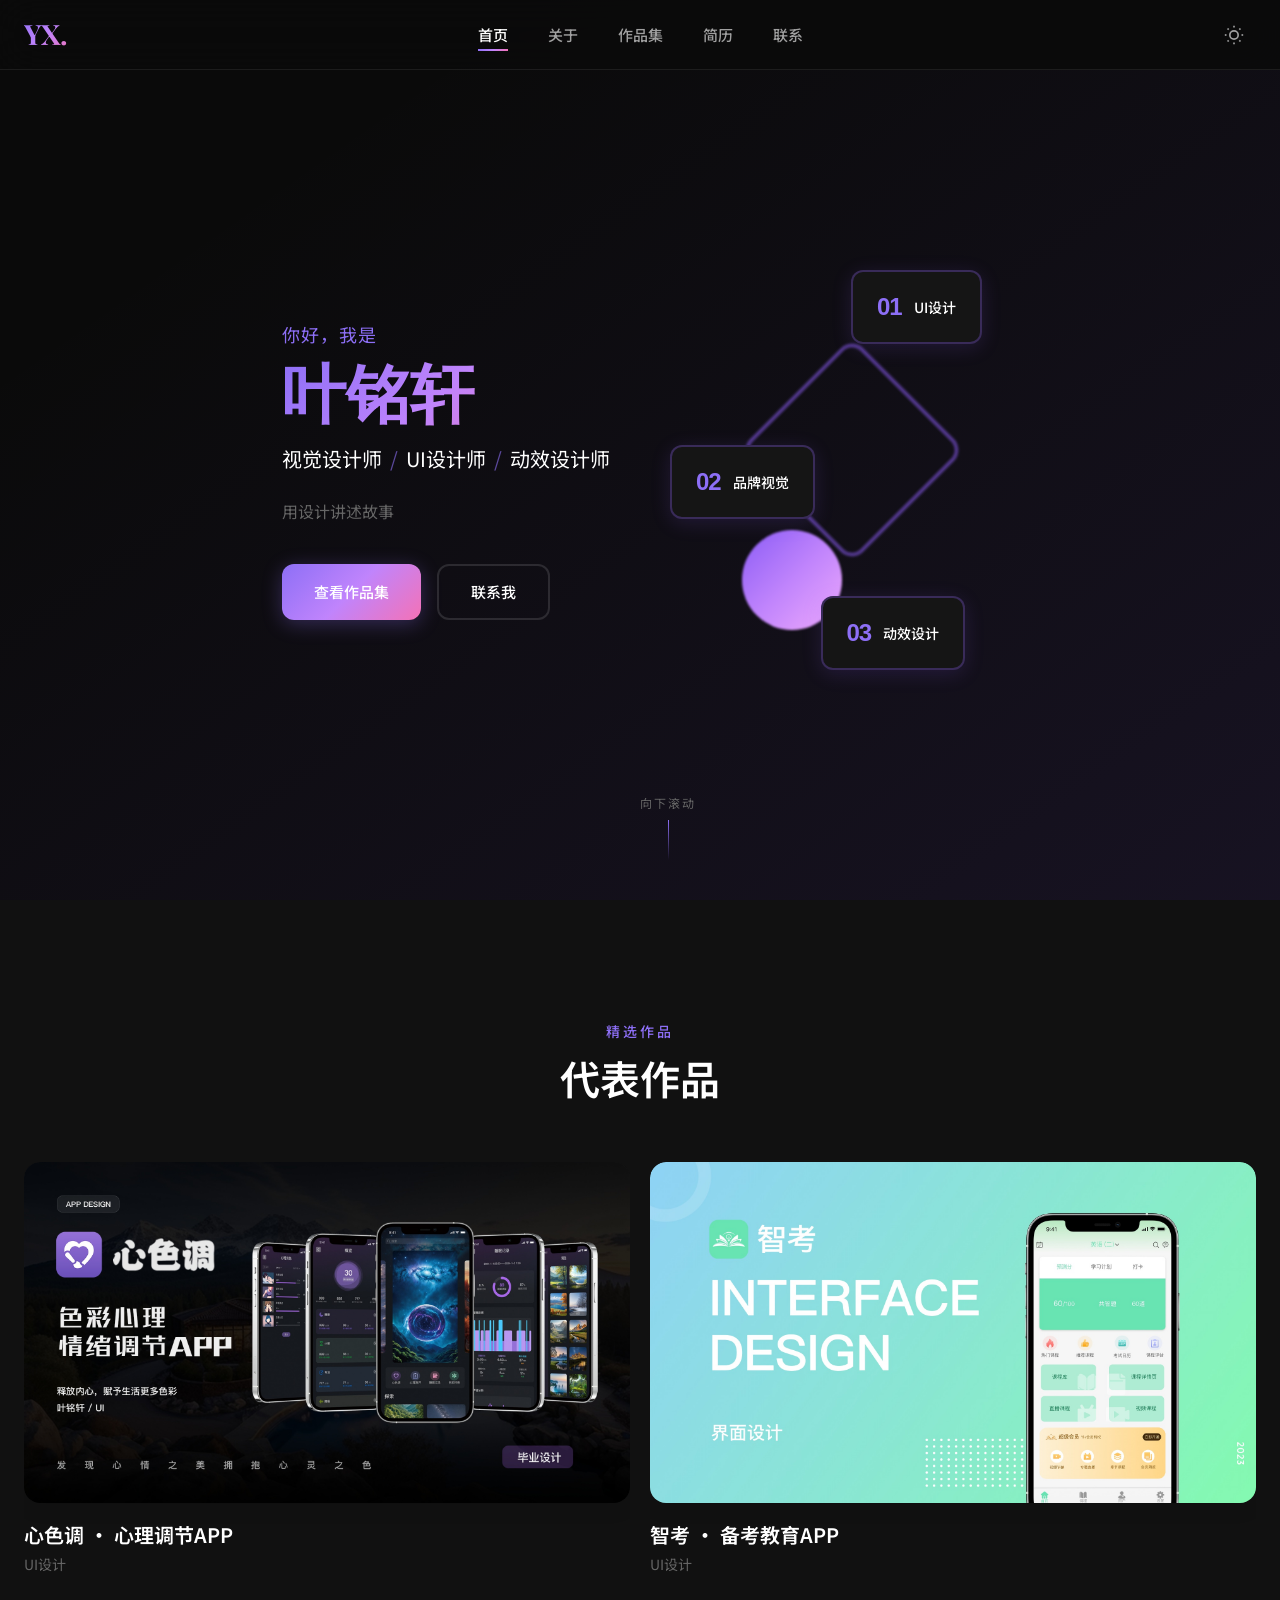
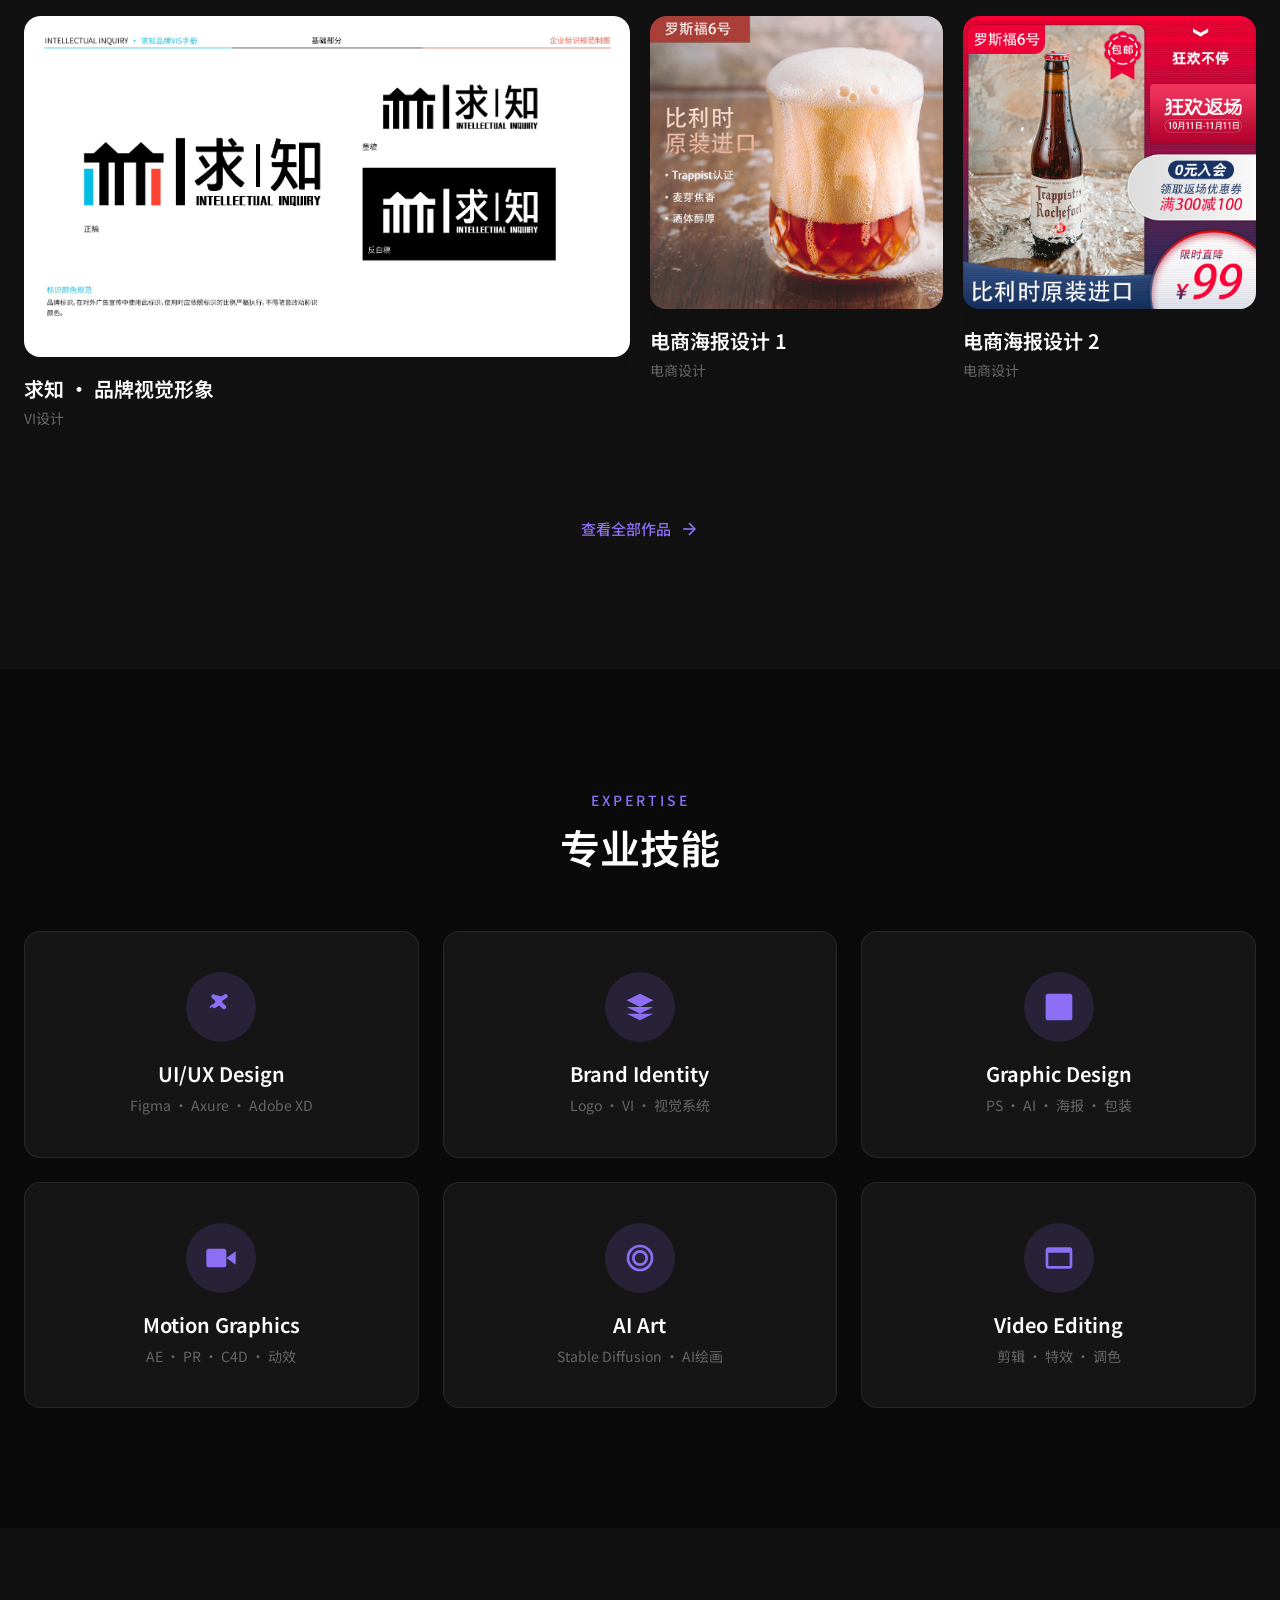
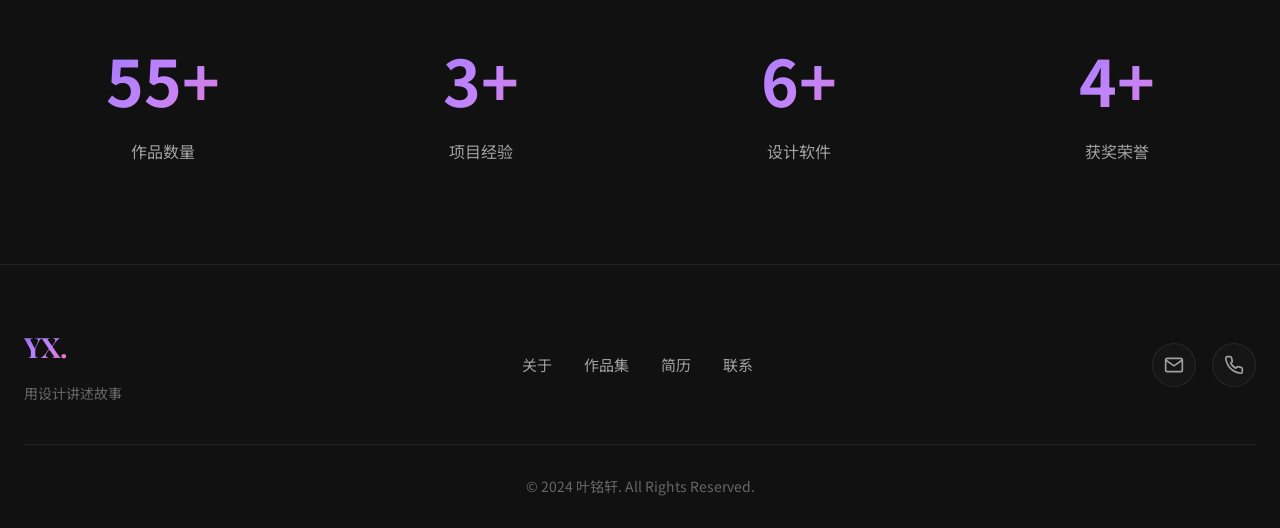
<file: index.html>
<!DOCTYPE html>
<html lang="zh-CN">
<head>
    <meta charset="UTF-8">
    <meta name="viewport" content="width=device-width, initial-scale=1.0">
    <title>叶铭轩 | 视觉设计师 & UI设计师</title>
    <meta name="description" content="叶铭轩 - 视觉设计师、UI设计师、剪辑师。苏州大学艺术学院视觉传达设计专业。">
    <link rel="preconnect" href="https://fonts.googleapis.com">
    <link rel="preconnect" href="https://fonts.gstatic.com" crossorigin>
    <link href="https://fonts.googleapis.com/css2?family=Noto+Sans+SC:wght@300;400;500;700&family=Playfair+Display:wght@400;600;700&family=Space+Grotesk:wght@300;400;500;600;700&display=swap" rel="stylesheet">
    <link rel="stylesheet" href="assets/css/style.css">
</head>
<body>
    <!-- 导航 -->
    <nav class="navbar" id="navbar">
        <div class="nav-container">
            <a href="index.html" class="logo">YX.</a>
            <div class="nav-menu" id="navMenu">
                <a href="index.html" class="nav-link active">首页</a>
                <a href="about.html" class="nav-link">关于</a>
                <a href="portfolio.html" class="nav-link">作品集</a>
                <a href="resume.html" class="nav-link">简历</a>
                <a href="contact.html" class="nav-link">联系</a>
            </div>
            <div class="nav-actions">
                <button class="theme-toggle" id="themeToggle" aria-label="切换主题">
                    <svg class="sun-icon" width="20" height="20" viewBox="0 0 24 24" fill="none" stroke="currentColor" stroke-width="2">
                        <circle cx="12" cy="12" r="5"></circle>
                        <line x1="12" y1="1" x2="12" y2="3"></line>
                        <line x1="12" y1="21" x2="12" y2="23"></line>
                        <line x1="4.22" y1="4.22" x2="5.64" y2="5.64"></line>
                        <line x1="18.36" y1="18.36" x2="19.78" y2="19.78"></line>
                        <line x1="1" y1="12" x2="3" y2="12"></line>
                        <line x1="21" y1="12" x2="23" y2="12"></line>
                        <line x1="4.22" y1="19.78" x2="5.64" y2="18.36"></line>
                        <line x1="18.36" y1="5.64" x2="19.78" y2="4.22"></line>
                    </svg>
                    <svg class="moon-icon" width="20" height="20" viewBox="0 0 24 24" fill="none" stroke="currentColor" stroke-width="2">
                        <path d="M21 12.79A9 9 0 1 1 11.21 3 7 7 0 0 0 21 12.79z"></path>
                    </svg>
                </button>
                <button class="menu-toggle" id="menuToggle" aria-label="菜单">
                    <span></span>
                    <span></span>
                    <span></span>
                </button>
            </div>
        </div>
    </nav>

    <!-- Hero Section -->
    <section class="hero">
        <div class="hero-bg"></div>
        <div class="hero-content">
            <div class="hero-text">
                <p class="hero-greeting" data-aos="fade-up" data-aos-delay="100">你好，我是</p>
                <h1 class="hero-name" data-aos="fade-up" data-aos-delay="200">叶铭轩</h1>
                <p class="hero-title" data-aos="fade-up" data-aos-delay="300">
                    <span class="title-item">视觉设计师</span>
                    <span class="title-separator">/</span>
                    <span class="title-item">UI设计师</span>
                    <span class="title-separator">/</span>
                    <span class="title-item">动效设计师</span>
                </p>
                <p class="hero-tagline" data-aos="fade-up" data-aos-delay="400">用设计讲述故事</p>
                <div class="hero-cta" data-aos="fade-up" data-aos-delay="500">
                    <a href="portfolio.html" class="btn btn-primary">查看作品集</a>
                    <a href="contact.html" class="btn btn-outline">联系我</a>
                </div>
            </div>
            <div class="hero-visual" data-aos="fade-left" data-aos-delay="600">
                <div class="hero-shape shape-2"></div>
                <div class="hero-shape shape-3"></div>
                <div class="hero-cards">
                    <div class="hero-card card-1">
                        <span class="card-number">01</span>
                        <span class="card-text">UI设计</span>
                    </div>
                    <div class="hero-card card-2">
                        <span class="card-number">02</span>
                        <span class="card-text">品牌视觉</span>
                    </div>
                    <div class="hero-card card-3">
                        <span class="card-number">03</span>
                        <span class="card-text">动效设计</span>
                    </div>
                </div>
            </div>
        </div>
        <div class="scroll-indicator" data-aos="fade-up" data-aos-delay="800">
            <span>向下滚动</span>
            <div class="scroll-line"></div>
        </div>
    </section>

    <!-- 精选作品 -->
    <section class="featured-works">
        <div class="container">
            <div class="section-header">
                <p class="section-subtitle" data-aos="fade-up">精选作品</p>
                <h2 class="section-title" data-aos="fade-up" data-aos-delay="100">代表作品</h2>
            </div>
            <div class="featured-grid">
                <a href="portfolio.html?filter=ui" class="featured-item" data-aos="fade-up" data-aos-delay="200">
                    <div class="featured-image">
                        <img src="assets/images/ui/heartset/image6.jpg" alt="心色调心理调节APP" loading="lazy">
                        <div class="featured-overlay">
                            <span class="featured-category">UI设计</span>
                        </div>
                    </div>
                    <div class="featured-info">
                        <h3>心色调 · 心理调节APP</h3>
                        <p>UI设计</p>
                    </div>
                </a>
                <a href="portfolio.html?filter=ui" class="featured-item" data-aos="fade-up" data-aos-delay="300">
                    <div class="featured-image">
                        <img src="assets/images/ui/zhikao/image13.jpg" alt="智考备考教育APP" loading="lazy">
                        <div class="featured-overlay">
                            <span class="featured-category">UI设计</span>
                        </div>
                    </div>
                    <div class="featured-info">
                        <h3>智考 · 备考教育APP</h3>
                        <p>UI设计</p>
                    </div>
                </a>
                <a href="portfolio.html?filter=vi" class="featured-item" data-aos="fade-up" data-aos-delay="400">
                    <div class="featured-image">
                        <img src="assets/images/vi/qiuzhi/image26.jpg" alt="求知VI视觉形象设计" loading="lazy">
                        <div class="featured-overlay">
                            <span class="featured-category">VI设计</span>
                        </div>
                    </div>
                    <div class="featured-info">
                        <h3>求知 · 品牌视觉形象</h3>
                        <p>VI设计</p>
                    </div>
                </a>
                <a href="portfolio.html?filter=ecommerce" class="featured-item" data-aos="fade-up" data-aos-delay="500">
                    <div class="featured-image">
                        <img src="assets/images/illustration/ecommerce/image43.jpg" alt="电商设计" loading="lazy">
                        <div class="featured-overlay">
                            <span class="featured-category">电商设计</span>
                        </div>
                    </div>
                    <div class="featured-info">
                        <h3>电商海报设计 1</h3>
                        <p>电商设计</p>
                    </div>
                </a>
                <a href="portfolio.html?filter=ecommerce" class="featured-item" data-aos="fade-up" data-aos-delay="600">
                    <div class="featured-image">
                        <img src="assets/images/illustration/ecommerce/image44.jpg" alt="电商设计" loading="lazy">
                        <div class="featured-overlay">
                            <span class="featured-category">电商设计</span>
                        </div>
                    </div>
                    <div class="featured-info">
                        <h3>电商海报设计 2</h3>
                        <p>电商设计</p>
                    </div>
                </a>
            </div>
            <div class="featured-more" data-aos="fade-up">
                <a href="portfolio.html" class="btn btn-link">
                    查看全部作品
                    <svg width="20" height="20" viewBox="0 0 24 24" fill="none" stroke="currentColor" stroke-width="2">
                        <line x1="5" y1="12" x2="19" y2="12"></line>
                        <polyline points="12 5 19 12 12 19"></polyline>
                    </svg>
                </a>
            </div>
        </div>
    </section>

    <!-- Skills Section -->
    <section class="skills-section">
        <div class="container">
            <div class="section-header">
                <p class="section-subtitle">Expertise</p>
                <h2 class="section-title">专业技能</h2>
            </div>
            <div class="skills-grid">
                <div class="skill-card" data-aos="fade-up" data-aos-delay="100">
                    <div class="skill-icon">
                        <svg width="32" height="32" viewBox="0 0 24 24" fill="currentColor">
                            <path d="M9.85 8.42c-.39-.16-.85-.12-1.21.1l-2.49 1.5c-.73.44-.99 1.32-.59 2.05.4.73 1.31 1.01 2.08.64l2.49-1.5c.11-.07.23-.1.35-.1.28 0 .55.1.76.29l2.06 1.83c.65.58 1.66.51 2.25-.14.58-.66.51-1.67-.14-2.25l-2.06-1.83c-.36-.32-.51-.8-.4-1.26.11-.46.42-.85.84-1.07l2.49-1.5c.73-.44.99-1.32.59-2.05-.4-.73-1.31-1.01-2.08-.64l-2.49 1.5c-.11.07-.23.1-.35.1-.28 0-.55-.1-.76-.29L7.35 2.85c-.65-.58-1.66-.51-2.25.14-.58.66-.51 1.67.14 2.25l2.06 1.83c.36.32.51.8.4 1.26-.11.46-.42.85-.84 1.07l-2.49 1.5c-.73.44-.99 1.32-.59 2.05z"/>
                        </svg>
                    </div>
                    <h3>UI/UX Design</h3>
                    <p>Figma · Axure · Adobe XD</p>
                </div>
                <div class="skill-card" data-aos="fade-up" data-aos-delay="200">
                    <div class="skill-icon">
                        <svg width="32" height="32" viewBox="0 0 24 24" fill="currentColor">
                            <path d="M12 2L2 7l10 5 10-5-10-5zM2 17l10 5 10-5M2 12l10 5 10-5"/>
                        </svg>
                    </div>
                    <h3>Brand Identity</h3>
                    <p>Logo · VI · 视觉系统</p>
                </div>
                <div class="skill-card" data-aos="fade-up" data-aos-delay="300">
                    <div class="skill-icon">
                        <svg width="32" height="32" viewBox="0 0 24 24" fill="currentColor">
                            <rect x="2" y="2" width="20" height="20" rx="2" ry="2"/>
                            <circle cx="8.5" cy="8.5" r="1.5"/>
                            <polyline points="21 15 16 10 5 21"/>
                        </svg>
                    </div>
                    <h3>Graphic Design</h3>
                    <p>PS · AI · 海报 · 包装</p>
                </div>
                <div class="skill-card" data-aos="fade-up" data-aos-delay="400">
                    <div class="skill-icon">
                        <svg width="32" height="32" viewBox="0 0 24 24" fill="currentColor">
                            <polygon points="23 7 16 12 23 17 23 7"/>
                            <rect x="1" y="5" width="15" height="14" rx="2" ry="2"/>
                        </svg>
                    </div>
                    <h3>Motion Graphics</h3>
                    <p>AE · PR · C4D · 动效</p>
                </div>
                <div class="skill-card" data-aos="fade-up" data-aos-delay="500">
                    <div class="skill-icon">
                        <svg width="32" height="32" viewBox="0 0 24 24" fill="currentColor">
                            <path d="M12 2a10 10 0 1 0 10 10A10 10 0 0 0 12 2zm0 18a8 8 0 1 1 8-8 8 8 0 0 1-8 8z"/>
                            <path d="M12 6a6 6 0 1 0 6 6 6 6 0 0 0-6-6zm0 10a4 4 0 1 1 4-4 4 4 0 0 1-4 4z"/>
                        </svg>
                    </div>
                    <h3>AI Art</h3>
                    <p>Stable Diffusion ·  AI绘画</p>
                </div>
                <div class="skill-card" data-aos="fade-up" data-aos-delay="600">
                    <div class="skill-icon">
                        <svg width="32" height="32" viewBox="0 0 24 24" fill="currentColor">
                            <path d="M20 4H4c-1.1 0-2 .9-2 2v12c0 1.1.9 2 2 2h16c1.1 0 2-.9 2-2V6c0-1.1-.9-2-2-2zm0 14H4V8h16v10z"/>
                        </svg>
                    </div>
                    <h3>Video Editing</h3>
                    <p>剪辑 · 特效 · 调色</p>
                </div>
            </div>
        </div>
    </section>

    <!-- Stats Section -->
    <section class="stats-section">
        <div class="container">
            <div class="stats-grid">
                <div class="stat-item" data-aos="fade-up" data-aos-delay="100">
                    <span class="stat-number">55+</span>
                    <span class="stat-label">作品数量</span>
                </div>
                <div class="stat-item" data-aos="fade-up" data-aos-delay="200">
                    <span class="stat-number">3+</span>
                    <span class="stat-label">项目经验</span>
                </div>
                <div class="stat-item" data-aos="fade-up" data-aos-delay="300">
                    <span class="stat-number">6+</span>
                    <span class="stat-label">设计软件</span>
                </div>
                <div class="stat-item" data-aos="fade-up" data-aos-delay="400">
                    <span class="stat-number">4+</span>
                    <span class="stat-label">获奖荣誉</span>
                </div>
            </div>
        </div>
    </section>

    <!-- Footer -->
    <footer class="footer">
        <div class="container">
            <div class="footer-content">
                <div class="footer-brand">
            <a href="index.html" class="logo">YX.</a>
                    <p>用设计讲述故事</p>
                </div>
                <div class="footer-links">
                    <a href="about.html">关于</a>
                    <a href="portfolio.html">作品集</a>
                    <a href="resume.html">简历</a>
                    <a href="contact.html">联系</a>
                </div>
                <div class="footer-social">
                    <a href="mailto:1812546463@qq.com" aria-label="Email">
                        <svg width="20" height="20" viewBox="0 0 24 24" fill="none" stroke="currentColor" stroke-width="2">
                            <path d="M4 4h16c1.1 0 2 .9 2 2v12c0 1.1-.9 2-2 2H4c-1.1 0-2-.9-2-2V6c0-1.1.9-2 2-2z"></path>
                            <polyline points="22,6 12,13 2,6"></polyline>
                        </svg>
                    </a>
                    <a href="tel:17706133862" aria-label="Phone">
                        <svg width="20" height="20" viewBox="0 0 24 24" fill="none" stroke="currentColor" stroke-width="2">
                            <path d="M22 16.92v3a2 2 0 0 1-2.18 2 19.79 19.79 0 0 1-8.63-3.07 19.5 19.5 0 0 1-6-6 19.79 19.79 0 0 1-3.07-8.67A2 2 0 0 1 4.11 2h3a2 2 0 0 1 2 1.72 12.84 12.84 0 0 0 .7 2.81 2 2 0 0 1-.45 2.11L8.09 9.91a16 16 0 0 0 6 6l1.27-1.27a2 2 0 0 1 2.11-.45 12.84 12.84 0 0 0 2.81.7A2 2 0 0 1 22 16.92z"></path>
                        </svg>
                    </a>
                </div>
            </div>
            <div class="footer-bottom">
                <p>&copy; 2024 叶铭轩. All Rights Reserved.</p>
            </div>
        </div>
    </footer>

    <script src="assets/js/main.js"></script>
</body>
</html>
</file>
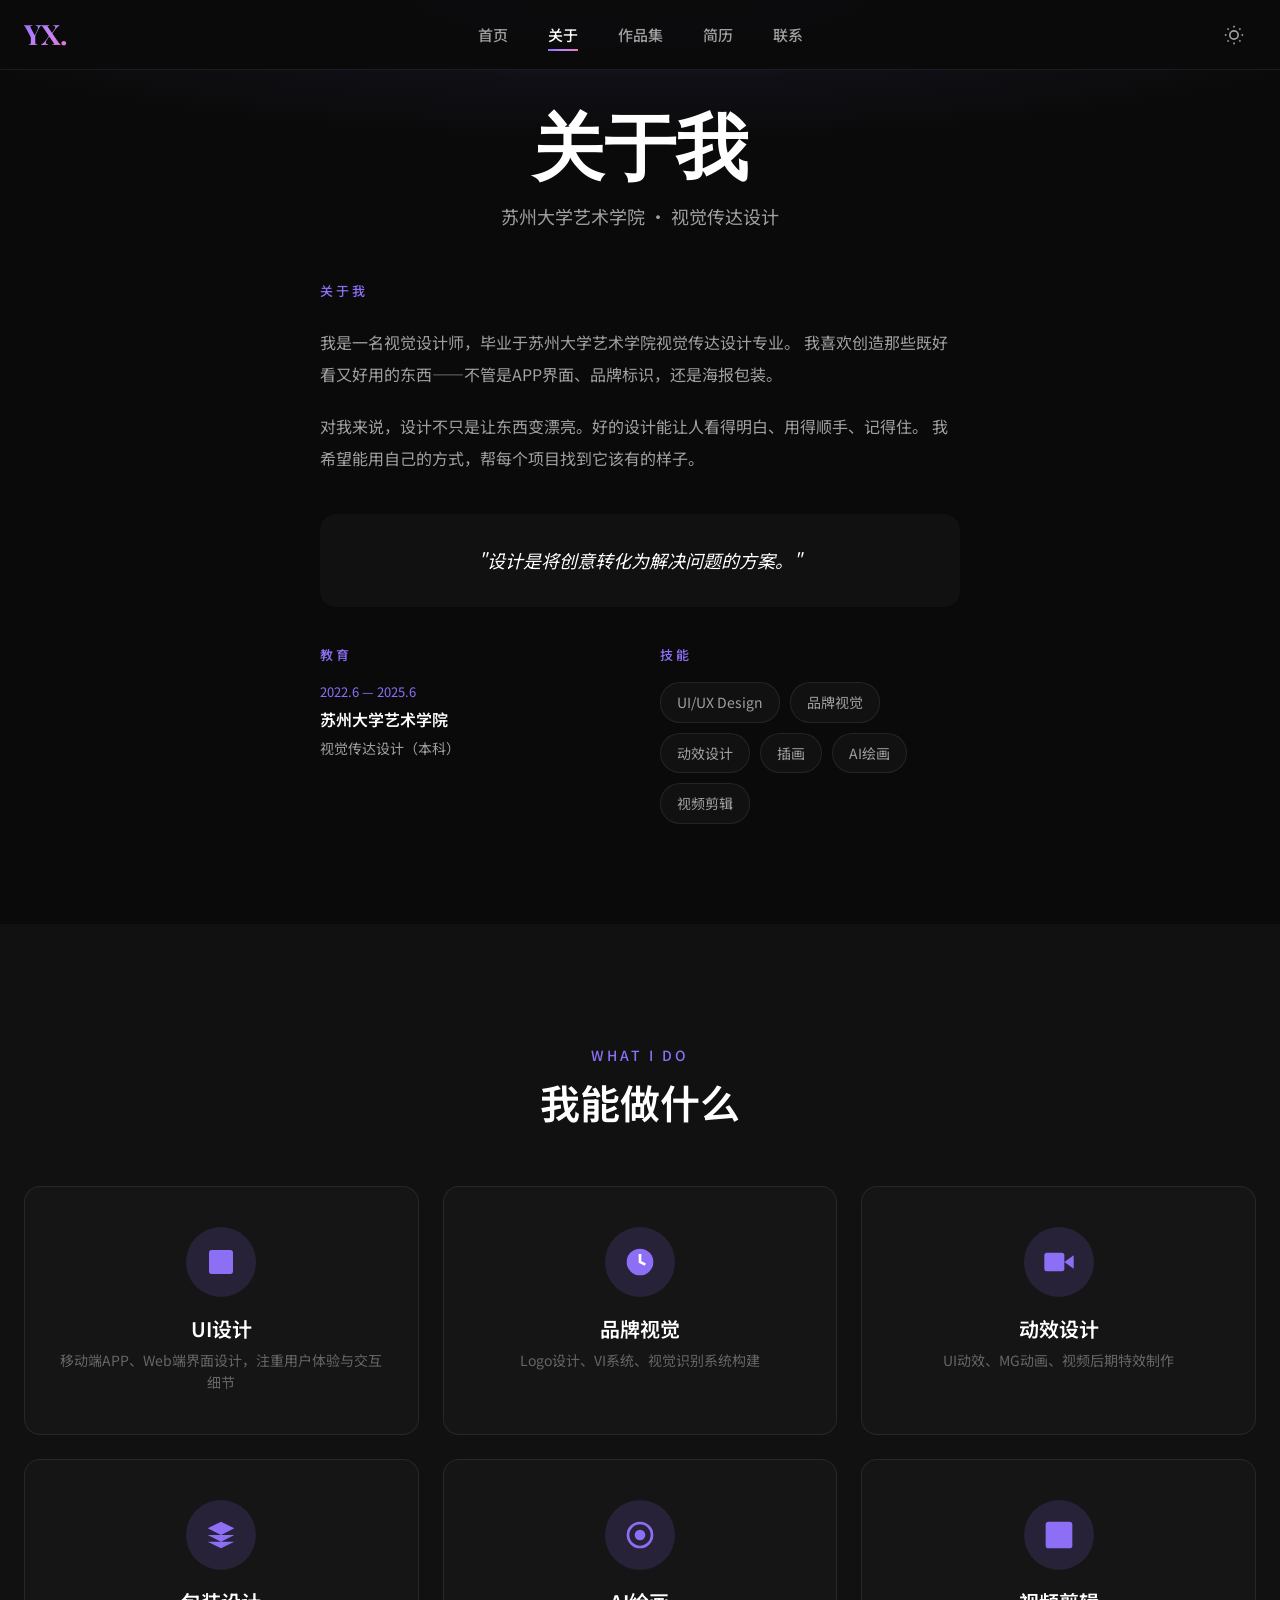
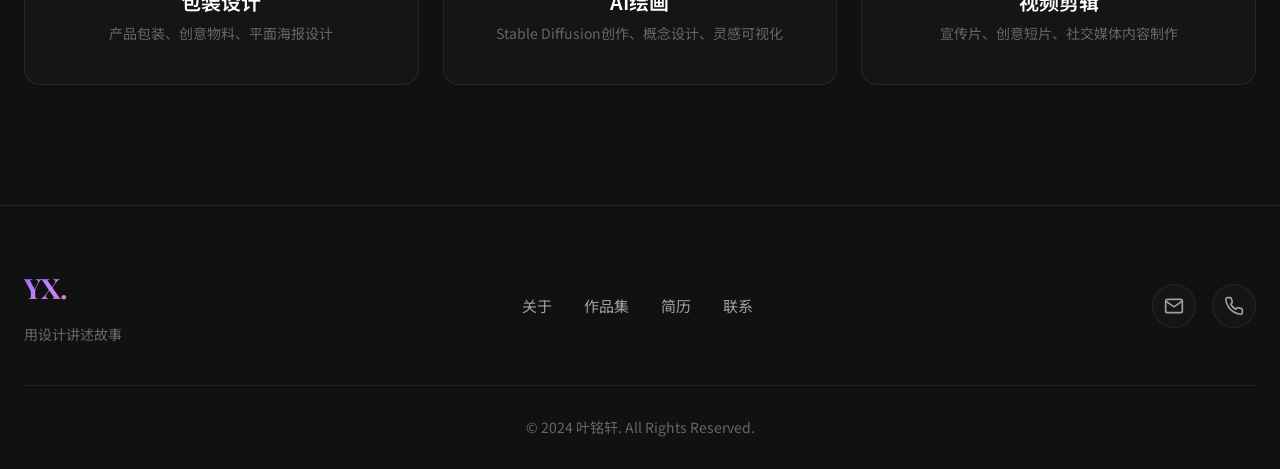
<file: about.html>
<!DOCTYPE html>
<html lang="zh-CN">
<head>
    <meta charset="UTF-8">
    <meta name="viewport" content="width=device-width, initial-scale=1.0">
    <title>关于 | 叶铭轩 - 视觉设计师</title>
    <meta name="description" content="关于叶铭轩 - 苏州大学艺术学院视觉传达设计专业，专注UI设计、品牌视觉、动效设计">
    <link rel="preconnect" href="https://fonts.googleapis.com">
    <link rel="preconnect" href="https://fonts.gstatic.com" crossorigin>
    <link href="https://fonts.googleapis.com/css2?family=Noto+Sans+SC:wght@300;400;500;700&family=Playfair+Display:wght@400;600;700&family=Space+Grotesk:wght@300;400;500;600;700&display=swap" rel="stylesheet">
    <link rel="stylesheet" href="assets/css/style.css">
</head>
<body>
    <!-- 导航 -->
    <nav class="navbar" id="navbar">
        <div class="nav-container">
            <a href="index.html" class="logo">YX.</a>
            <div class="nav-menu" id="navMenu">
                <a href="index.html" class="nav-link">首页</a>
                <a href="about.html" class="nav-link active">关于</a>
                <a href="portfolio.html" class="nav-link">作品集</a>
                <a href="resume.html" class="nav-link">简历</a>
                <a href="contact.html" class="nav-link">联系</a>
            </div>
            <div class="nav-actions">
                <button class="theme-toggle" id="themeToggle" aria-label="切换主题">
                    <svg class="sun-icon" width="20" height="20" viewBox="0 0 24 24" fill="none" stroke="currentColor" stroke-width="2">
                        <circle cx="12" cy="12" r="5"></circle>
                        <line x1="12" y1="1" x2="12" y2="3"></line>
                        <line x1="12" y1="21" x2="12" y2="23"></line>
                        <line x1="4.22" y1="4.22" x2="5.64" y2="5.64"></line>
                        <line x1="18.36" y1="18.36" x2="19.78" y2="19.78"></line>
                        <line x1="1" y1="12" x2="3" y2="12"></line>
                        <line x1="21" y1="12" x2="23" y2="12"></line>
                        <line x1="4.22" y1="19.78" x2="5.64" y2="18.36"></line>
                        <line x1="18.36" y1="5.64" x2="19.78" y2="4.22"></line>
                    </svg>
                    <svg class="moon-icon" width="20" height="20" viewBox="0 0 24 24" fill="none" stroke="currentColor" stroke-width="2">
                        <path d="M21 12.79A9 9 0 1 1 11.21 3 7 7 0 0 0 21 12.79z"></path>
                    </svg>
                </button>
                <button class="menu-toggle" id="menuToggle" aria-label="菜单">
                    <span></span>
                    <span></span>
                    <span></span>
                </button>
            </div>
        </div>
    </nav>

    <!-- Page Header -->
    <section class="page-header">
        <div class="container">
            <h1 data-aos="fade-up">关于我</h1>
            <p data-aos="fade-up" data-aos-delay="100">苏州大学艺术学院 · 视觉传达设计</p>
        </div>
    </section>

    <!-- About Intro - Clean & Simple -->
    <section class="about-intro-section">
        <div class="container">
            <div class="about-intro-body">
                <p class="about-label" data-aos="fade-up">关于我</p>
                <p class="about-desc" data-aos="fade-up" data-aos-delay="100">
                    我是一名视觉设计师，毕业于苏州大学艺术学院视觉传达设计专业。
                    我喜欢创造那些既好看又好用的东西——不管是APP界面、品牌标识，还是海报包装。
                </p>
                <p class="about-desc" data-aos="fade-up" data-aos-delay="150">
                    对我来说，设计不只是让东西变漂亮。好的设计能让人看得明白、用得顺手、记得住。
                    我希望能用自己的方式，帮每个项目找到它该有的样子。
                </p>
            </div>
        </div>
    </section>

    <!-- Quote -->
    <section class="about-quote-section">
        <div class="container">
            <blockquote class="about-blockquote" data-aos="fade-up">
                <p>"设计是将创意转化为解决问题的方案。"</p>
            </blockquote>
        </div>
    </section>

    <!-- Education & Skills -->
    <section class="about-detail-section">
        <div class="container">
            <div class="about-detail-grid">
                <div class="about-detail-col" data-aos="fade-up">
                    <h3 class="about-detail-title">教育</h3>
                    <div class="about-edu-item">
                        <span class="about-edu-date">2022.6 — 2025.6</span>
                        <span class="about-edu-school">苏州大学艺术学院</span>
                        <span class="about-edu-major">视觉传达设计（本科）</span>
                    </div>
                </div>
                <div class="about-detail-col" data-aos="fade-up" data-aos-delay="100">
                    <h3 class="about-detail-title">技能</h3>
                    <div class="about-skills-wrap">
                        <span class="about-skill">UI/UX Design</span>
                        <span class="about-skill">品牌视觉</span>
                        <span class="about-skill">动效设计</span>
                        <span class="about-skill">插画</span>
                        <span class="about-skill">AI绘画</span>
                        <span class="about-skill">视频剪辑</span>
                    </div>
                </div>
            </div>
        </div>
    </section>

    <!-- Services Section -->
    <section class="skills-section" style="background: var(--bg-secondary);">
        <div class="container">
            <div class="section-header">
                <p class="section-subtitle" data-aos="fade-up">What I Do</p>
                <h2 class="section-title" data-aos="fade-up" data-aos-delay="100">我能做什么</h2>
            </div>
            <div class="skills-grid">
                <div class="skill-card" data-aos="fade-up" data-aos-delay="200">
                    <div class="skill-icon">
                        <svg width="32" height="32" viewBox="0 0 24 24" fill="currentColor">
                            <rect x="3" y="3" width="18" height="18" rx="2" ry="2"/>
                            <line x1="3" y1="9" x2="21" y2="9"/>
                            <line x1="9" y1="21" x2="9" y2="9"/>
                        </svg>
                    </div>
                    <h3>UI设计</h3>
                    <p>移动端APP、Web端界面设计，注重用户体验与交互细节</p>
                </div>
                <div class="skill-card" data-aos="fade-up" data-aos-delay="300">
                    <div class="skill-icon">
                        <svg width="32" height="32" viewBox="0 0 24 24" fill="currentColor">
                            <circle cx="12" cy="12" r="10"/>
                            <path d="M12 6v6l4 2" fill="none" stroke="white" stroke-width="2"/>
                        </svg>
                    </div>
                    <h3>品牌视觉</h3>
                    <p>Logo设计、VI系统、视觉识别系统构建</p>
                </div>
                <div class="skill-card" data-aos="fade-up" data-aos-delay="400">
                    <div class="skill-icon">
                        <svg width="32" height="32" viewBox="0 0 24 24" fill="currentColor">
                            <polygon points="23 7 16 12 23 17 23 7"/>
                            <rect x="1" y="5" width="15" height="14" rx="2" ry="2"/>
                        </svg>
                    </div>
                    <h3>动效设计</h3>
                    <p>UI动效、MG动画、视频后期特效制作</p>
                </div>
                <div class="skill-card" data-aos="fade-up" data-aos-delay="500">
                    <div class="skill-icon">
                        <svg width="32" height="32" viewBox="0 0 24 24" fill="currentColor">
                            <path d="M12 2L2 7l10 5 10-5-10-5zM2 17l10 5 10-5M2 12l10 5 10-5"/>
                        </svg>
                    </div>
                    <h3>包装设计</h3>
                    <p>产品包装、创意物料、平面海报设计</p>
                </div>
                <div class="skill-card" data-aos="fade-up" data-aos-delay="600">
                    <div class="skill-icon">
                        <svg width="32" height="32" viewBox="0 0 24 24" fill="currentColor">
                            <path d="M12 2a10 10 0 1 0 10 10 10 10 0 0 0-10-10zm0 18a8 8 0 1 1 8-8 8 8 0 0 1-8 8z"/>
                            <circle cx="12" cy="12" r="4"/>
                        </svg>
                    </div>
                    <h3>AI绘画</h3>
                    <p>Stable Diffusion创作、概念设计、灵感可视化</p>
                </div>
                <div class="skill-card" data-aos="fade-up" data-aos-delay="700">
                    <div class="skill-icon">
                        <svg width="32" height="32" viewBox="0 0 24 24" fill="currentColor">
                            <rect x="2" y="2" width="20" height="20" rx="2.18" ry="2.18"/>
                            <line x1="7" y1="2" x2="7" y2="22"/>
                            <line x1="17" y1="2" x2="17" y2="22"/>
                            <line x1="2" y1="12" x2="22" y2="12"/>
                            <line x1="2" y1="7" x2="7" y2="7"/>
                            <line x1="2" y1="17" x2="7" y2="17"/>
                            <line x1="17" y1="17" x2="22" y2="17"/>
                            <line x1="17" y1="7" x2="22" y2="7"/>
                        </svg>
                    </div>
                    <h3>视频剪辑</h3>
                    <p>宣传片、创意短片、社交媒体内容制作</p>
                </div>
            </div>
        </div>
    </section>

    <!-- Footer -->
    <footer class="footer">
        <div class="container">
            <div class="footer-content">
                <div class="footer-brand">
            <a href="index.html" class="logo">YX.</a>
                    <p>用设计讲述故事</p>
                </div>
                <div class="footer-links">
                    <a href="about.html">关于</a>
                    <a href="portfolio.html">作品集</a>
                    <a href="resume.html">简历</a>
                    <a href="contact.html">联系</a>
                </div>
                <div class="footer-social">
                    <a href="mailto:1812546463@qq.com" aria-label="Email">
                        <svg width="20" height="20" viewBox="0 0 24 24" fill="none" stroke="currentColor" stroke-width="2">
                            <path d="M4 4h16c1.1 0 2 .9 2 2v12c0 1.1-.9 2-2 2H4c-1.1 0-2-.9-2-2V6c0-1.1.9-2 2-2z"></path>
                            <polyline points="22,6 12,13 2,6"></polyline>
                        </svg>
                    </a>
                    <a href="tel:17706133862" aria-label="Phone">
                        <svg width="20" height="20" viewBox="0 0 24 24" fill="none" stroke="currentColor" stroke-width="2">
                            <path d="M22 16.92v3a2 2 0 0 1-2.18 2 19.79 19.79 0 0 1-8.63-3.07 19.5 19.5 0 0 1-6-6 19.79 19.79 0 0 1-3.07-8.67A2 2 0 0 1 4.11 2h3a2 2 0 0 1 2 1.72 12.84 12.84 0 0 0 .7 2.81 2 2 0 0 1-.45 2.11L8.09 9.91a16 16 0 0 0 6 6l1.27-1.27a2 2 0 0 1 2.11-.45 12.84 12.84 0 0 0 2.81.7A2 2 0 0 1 22 16.92z"></path>
                        </svg>
                    </a>
                </div>
            </div>
            <div class="footer-bottom">
                <p>&copy; 2024 叶铭轩. All Rights Reserved.</p>
            </div>
        </div>
    </footer>

    <script src="assets/js/main.js"></script>
</body>
</html>
</file>
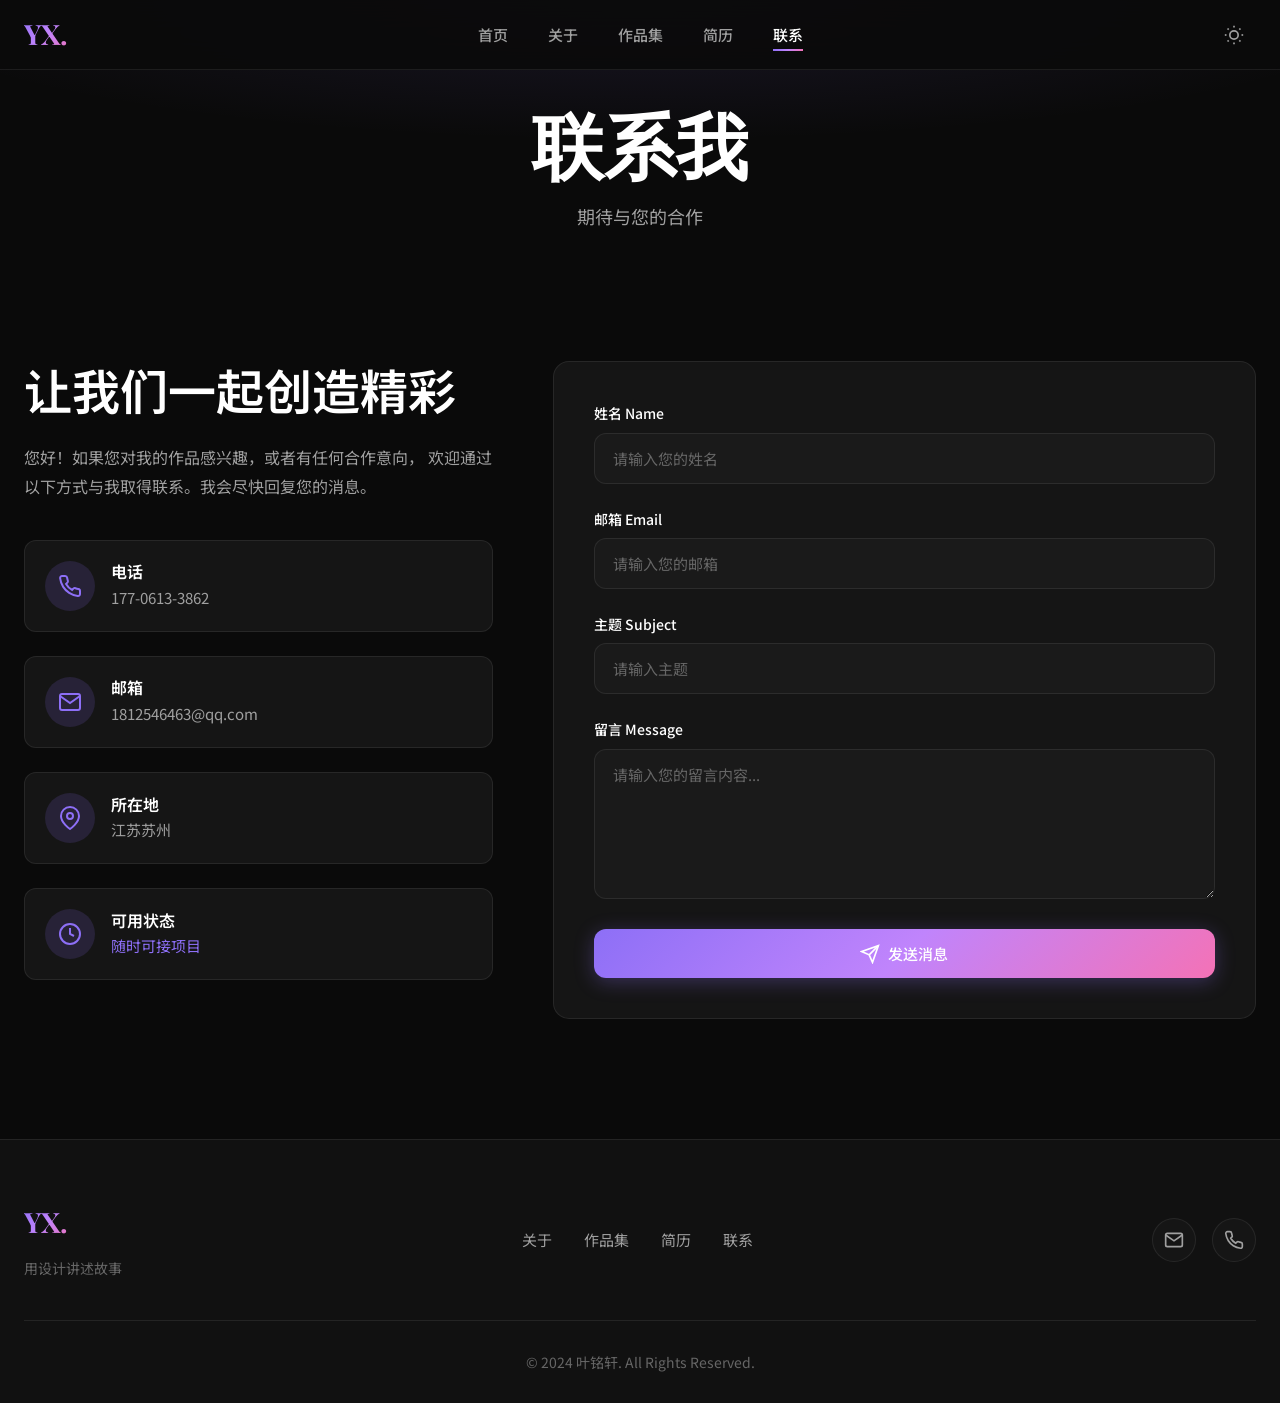
<file: contact.html>
<!DOCTYPE html>
<html lang="zh-CN">
<head>
    <meta charset="UTF-8">
    <meta name="viewport" content="width=device-width, initial-scale=1.0">
    <title>联系 | 叶铭轩 - 视觉设计师</title>
    <meta name="description" content="联系叶铭轩 - UI设计师、视觉设计师，期待与您合作">
    <link rel="preconnect" href="https://fonts.googleapis.com">
    <link rel="preconnect" href="https://fonts.gstatic.com" crossorigin>
    <link href="https://fonts.googleapis.com/css2?family=Noto+Sans+SC:wght@300;400;500;700&family=Playfair+Display:wght@400;600;700&family=Space+Grotesk:wght@300;400;500;600;700&display=swap" rel="stylesheet">
    <link rel="stylesheet" href="assets/css/style.css">
</head>
<body>
    <!-- 导航 -->
    <nav class="navbar" id="navbar">
        <div class="nav-container">
            <a href="index.html" class="logo">YX.</a>
            <div class="nav-menu" id="navMenu">
                <a href="index.html" class="nav-link">首页</a>
                <a href="about.html" class="nav-link">关于</a>
                <a href="portfolio.html" class="nav-link">作品集</a>
                <a href="resume.html" class="nav-link">简历</a>
                <a href="contact.html" class="nav-link active">联系</a>
            </div>
            <div class="nav-actions">
                <button class="theme-toggle" id="themeToggle" aria-label="切换主题">
                    <svg class="sun-icon" width="20" height="20" viewBox="0 0 24 24" fill="none" stroke="currentColor" stroke-width="2">
                        <circle cx="12" cy="12" r="5"></circle>
                        <line x1="12" y1="1" x2="12" y2="3"></line>
                        <line x1="12" y1="21" x2="12" y2="23"></line>
                        <line x1="4.22" y1="4.22" x2="5.64" y2="5.64"></line>
                        <line x1="18.36" y1="18.36" x2="19.78" y2="19.78"></line>
                        <line x1="1" y1="12" x2="3" y2="12"></line>
                        <line x1="21" y1="12" x2="23" y2="12"></line>
                        <line x1="4.22" y1="19.78" x2="5.64" y2="18.36"></line>
                        <line x1="18.36" y1="5.64" x2="19.78" y2="4.22"></line>
                    </svg>
                    <svg class="moon-icon" width="20" height="20" viewBox="0 0 24 24" fill="none" stroke="currentColor" stroke-width="2">
                        <path d="M21 12.79A9 9 0 1 1 11.21 3 7 7 0 0 0 21 12.79z"></path>
                    </svg>
                </button>
                <button class="menu-toggle" id="menuToggle" aria-label="菜单">
                    <span></span>
                    <span></span>
                    <span></span>
                </button>
            </div>
        </div>
    </nav>

    <!-- Page Header -->
    <section class="page-header">
        <div class="container">
            <h1 data-aos="fade-up">联系我</h1>
            <p data-aos="fade-up" data-aos-delay="100">期待与您的合作</p>
        </div>
    </section>

    <!-- Contact Section -->
    <section class="contact-section">
        <div class="container">
            <div class="contact-grid">
                <!-- Contact Info -->
                <div class="contact-info" data-aos="fade-right">
                    <h2>让我们一起创造精彩</h2>
                    <p>
                        您好！如果您对我的作品感兴趣，或者有任何合作意向，
                        欢迎通过以下方式与我取得联系。我会尽快回复您的消息。
                    </p>
                    
                    <div class="contact-details">
                        <div class="contact-item">
                            <div class="contact-icon">
                                <svg width="24" height="24" viewBox="0 0 24 24" fill="none" stroke="currentColor" stroke-width="2">
                                    <path d="M22 16.92v3a2 2 0 0 1-2.18 2 19.79 19.79 0 0 1-8.63-3.07 19.5 19.5 0 0 1-6-6 19.79 19.79 0 0 1-3.07-8.67A2 2 0 0 1 4.11 2h3a2 2 0 0 1 2 1.72 12.84 12.84 0 0 0 .7 2.81 2 2 0 0 1-.45 2.11L8.09 9.91a16 16 0 0 0 6 6l1.27-1.27a2 2 0 0 1 2.11-.45 12.84 12.84 0 0 0 2.81.7A2 2 0 0 1 22 16.92z"></path>
                                </svg>
                            </div>
                            <div class="contact-text">
                                <h4>电话</h4>
                                <a href="tel:17706133862">177-0613-3862</a>
                            </div>
                        </div>
                        
                        <div class="contact-item">
                            <div class="contact-icon">
                                <svg width="24" height="24" viewBox="0 0 24 24" fill="none" stroke="currentColor" stroke-width="2">
                                    <path d="M4 4h16c1.1 0 2 .9 2 2v12c0 1.1-.9 2-2 2H4c-1.1 0-2-.9-2-2V6c0-1.1.9-2 2-2z"></path>
                                    <polyline points="22,6 12,13 2,6"></polyline>
                                </svg>
                            </div>
                            <div class="contact-text">
                                <h4>邮箱</h4>
                                <a href="mailto:1812546463@qq.com">1812546463@qq.com</a>
                            </div>
                        </div>
                        
                        <div class="contact-item">
                            <div class="contact-icon">
                                <svg width="24" height="24" viewBox="0 0 24 24" fill="none" stroke="currentColor" stroke-width="2">
                                    <path d="M21 10c0 7-9 13-9 13s-9-6-9-13a9 9 0 0 1 18 0z"></path>
                                    <circle cx="12" cy="10" r="3"></circle>
                                </svg>
                            </div>
                            <div class="contact-text">
                                <h4>所在地</h4>
                                <p>江苏苏州</p>
                            </div>
                        </div>
                        
                        <div class="contact-item">
                            <div class="contact-icon">
                                <svg width="24" height="24" viewBox="0 0 24 24" fill="none" stroke="currentColor" stroke-width="2">
                                    <circle cx="12" cy="12" r="10"></circle>
                                    <polyline points="12 6 12 12 16 14"></polyline>
                                </svg>
                            </div>
                            <div class="contact-text">
                                <h4>可用状态</h4>
                                <p style="color: var(--accent);">随时可接项目</p>
                            </div>
                        </div>
                    </div>
                </div>
                
                <!-- Contact Form -->
                <div class="contact-form" data-aos="fade-left">
                    <form id="contactForm">
                        <div class="form-group">
                            <label for="name">姓名 Name</label>
                            <input type="text" id="name" name="name" placeholder="请输入您的姓名" required>
                        </div>
                        
                        <div class="form-group">
                            <label for="email">邮箱 Email</label>
                            <input type="email" id="email" name="email" placeholder="请输入您的邮箱" required>
                        </div>
                        
                        <div class="form-group">
                            <label for="subject">主题 Subject</label>
                            <input type="text" id="subject" name="subject" placeholder="请输入主题">
                        </div>
                        
                        <div class="form-group">
                            <label for="message">留言 Message</label>
                            <textarea id="message" name="message" placeholder="请输入您的留言内容..." required></textarea>
                        </div>
                        
                        <button type="submit" class="btn btn-primary">
                            <svg width="20" height="20" viewBox="0 0 24 24" fill="none" stroke="currentColor" stroke-width="2">
                                <line x1="22" y1="2" x2="11" y2="13"></line>
                                <polygon points="22 2 15 22 11 13 2 9 22 2"></polygon>
                            </svg>
                            发送消息
                        </button>
                    </form>
                </div>
            </div>
        </div>
    </section>

    <!-- Footer -->
    <footer class="footer">
        <div class="container">
            <div class="footer-content">
                <div class="footer-brand">
            <a href="index.html" class="logo">YX.</a></a>
                    <p>用设计讲述故事</p>
                </div>
                <div class="footer-links">
                    <a href="about.html">关于</a>
                    <a href="portfolio.html">作品集</a>
                    <a href="resume.html">简历</a>
                    <a href="contact.html">联系</a>
                </div>
                <div class="footer-social">
                    <a href="mailto:1812546463@qq.com" aria-label="Email">
                        <svg width="20" height="20" viewBox="0 0 24 24" fill="none" stroke="currentColor" stroke-width="2">
                            <path d="M4 4h16c1.1 0 2 .9 2 2v12c0 1.1-.9 2-2 2H4c-1.1 0-2-.9-2-2V6c0-1.1.9-2 2-2z"></path>
                            <polyline points="22,6 12,13 2,6"></polyline>
                        </svg>
                    </a>
                    <a href="tel:17706133862" aria-label="Phone">
                        <svg width="20" height="20" viewBox="0 0 24 24" fill="none" stroke="currentColor" stroke-width="2">
                            <path d="M22 16.92v3a2 2 0 0 1-2.18 2 19.79 19.79 0 0 1-8.63-3.07 19.5 19.5 0 0 1-6-6 19.79 19.79 0 0 1-3.07-8.67A2 2 0 0 1 4.11 2h3a2 2 0 0 1 2 1.72 12.84 12.84 0 0 0 .7 2.81 2 2 0 0 1-.45 2.11L8.09 9.91a16 16 0 0 0 6 6l1.27-1.27a2 2 0 0 1 2.11-.45 12.84 12.84 0 0 0 2.81.7A2 2 0 0 1 22 16.92z"></path>
                        </svg>
                    </a>
                </div>
            </div>
            <div class="footer-bottom">
                <p>&copy; 2024 叶铭轩. All Rights Reserved.</p>
            </div>
        </div>
    </footer>

    <script src="assets/js/main.js"></script>
</body>
</html>
</file>
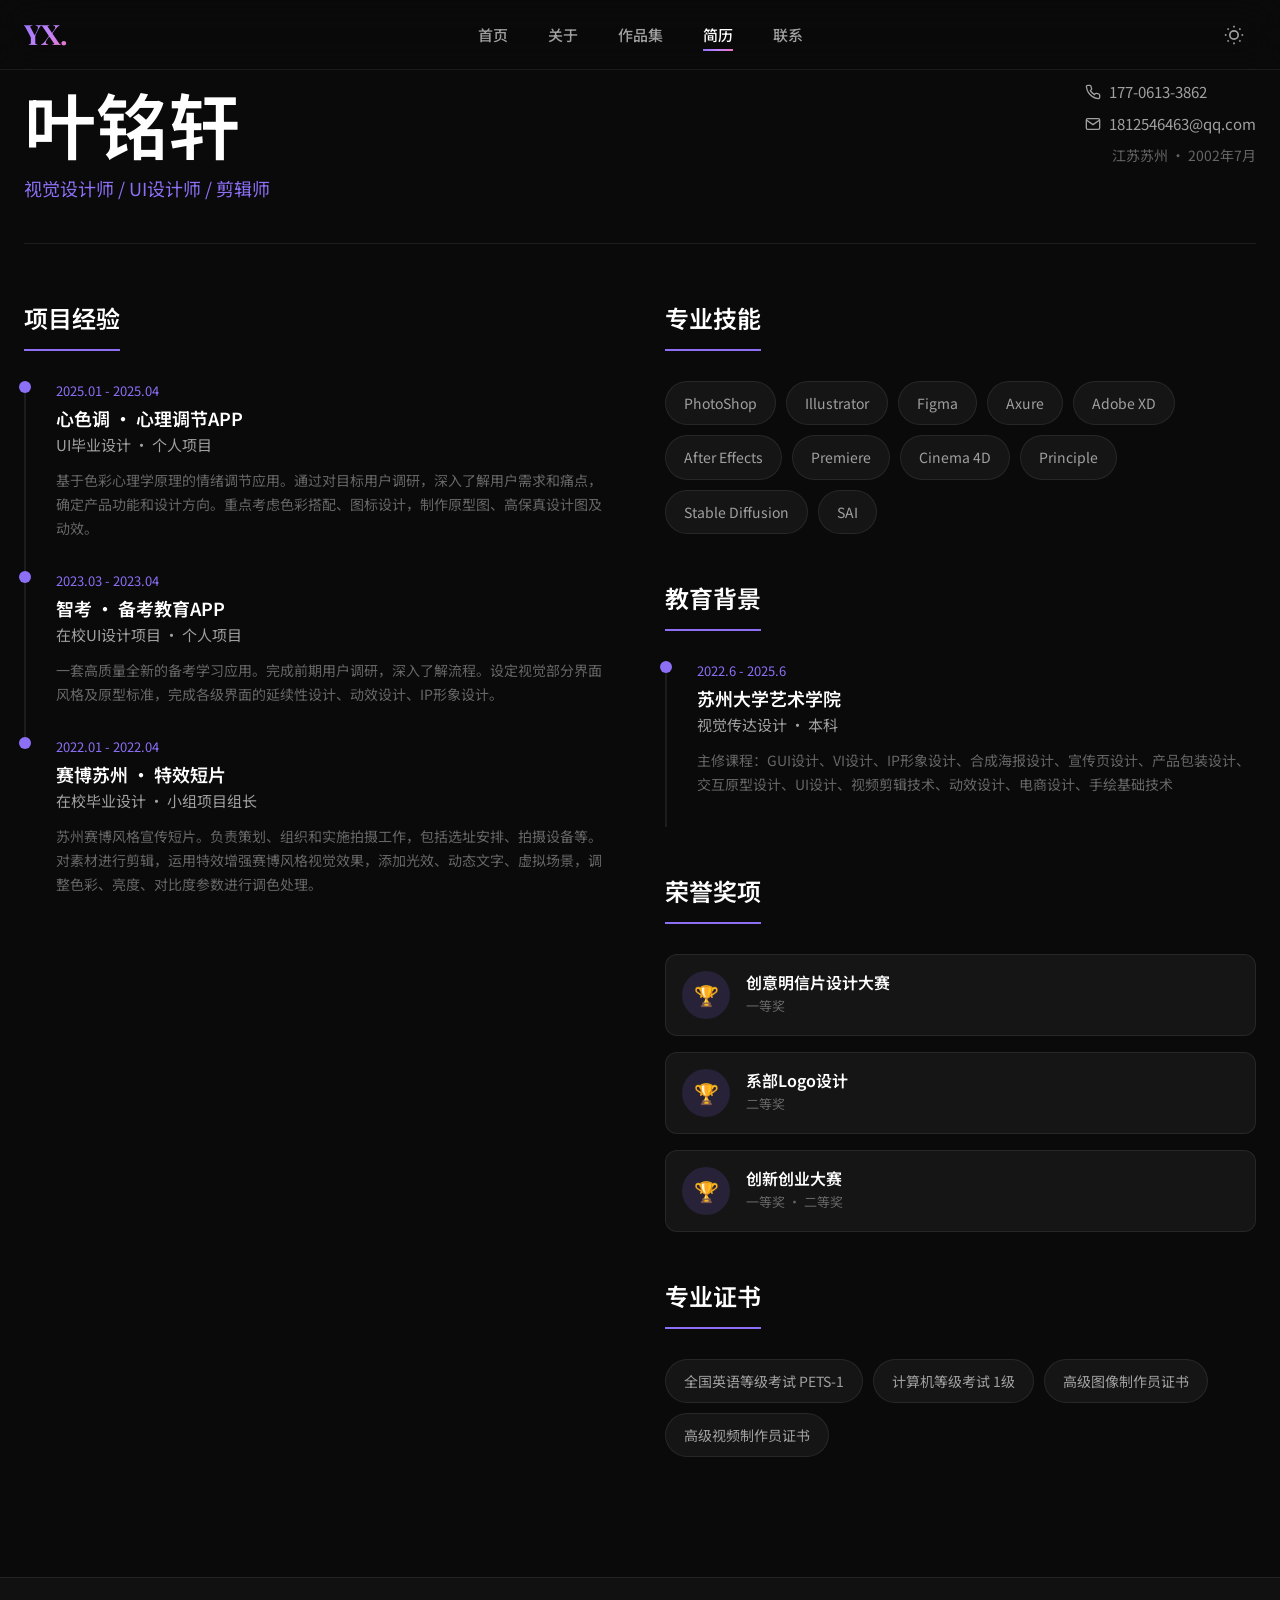
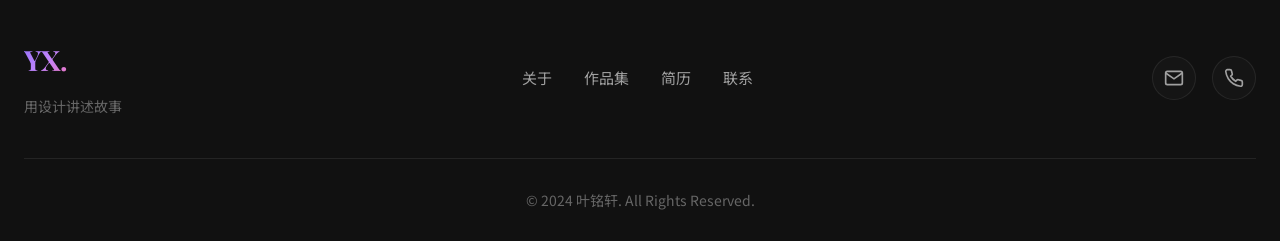
<file: resume.html>
<!DOCTYPE html>
<html lang="zh-CN">
<head>
    <meta charset="UTF-8">
    <meta name="viewport" content="width=device-width, initial-scale=1.0">
    <title>简历 | 叶铭轩 - 视觉设计师</title>
    <meta name="description" content="叶铭轩简历 - 苏州大学艺术学院视觉传达设计，UI设计师，技能证书，项目经验">
    <link rel="preconnect" href="https://fonts.googleapis.com">
    <link rel="preconnect" href="https://fonts.gstatic.com" crossorigin>
    <link href="https://fonts.googleapis.com/css2?family=Noto+Sans+SC:wght@300;400;500;700&family=Playfair+Display:wght@400;600;700&family=Space+Grotesk:wght@300;400;500;600;700&display=swap" rel="stylesheet">
    <link rel="stylesheet" href="assets/css/style.css">
</head>
<body>
    <!-- 导航 -->
    <nav class="navbar" id="navbar">
        <div class="nav-container">
            <a href="index.html" class="logo">YX.</a>
            <div class="nav-menu" id="navMenu">
                <a href="index.html" class="nav-link">首页</a>
                <a href="about.html" class="nav-link">关于</a>
                <a href="portfolio.html" class="nav-link">作品集</a>
                <a href="resume.html" class="nav-link active">简历</a>
                <a href="contact.html" class="nav-link">联系</a>
            </div>
            <div class="nav-actions">
                <button class="theme-toggle" id="themeToggle" aria-label="切换主题">
                    <svg class="sun-icon" width="20" height="20" viewBox="0 0 24 24" fill="none" stroke="currentColor" stroke-width="2">
                        <circle cx="12" cy="12" r="5"></circle>
                        <line x1="12" y1="1" x2="12" y2="3"></line>
                        <line x1="12" y1="21" x2="12" y2="23"></line>
                        <line x1="4.22" y1="4.22" x2="5.64" y2="5.64"></line>
                        <line x1="18.36" y1="18.36" x2="19.78" y2="19.78"></line>
                        <line x1="1" y1="12" x2="3" y2="12"></line>
                        <line x1="21" y1="12" x2="23" y2="12"></line>
                        <line x1="4.22" y1="19.78" x2="5.64" y2="18.36"></line>
                        <line x1="18.36" y1="5.64" x2="19.78" y2="4.22"></line>
                    </svg>
                    <svg class="moon-icon" width="20" height="20" viewBox="0 0 24 24" fill="none" stroke="currentColor" stroke-width="2">
                        <path d="M21 12.79A9 9 0 1 1 11.21 3 7 7 0 0 0 21 12.79z"></path>
                    </svg>
                </button>
                <button class="menu-toggle" id="menuToggle" aria-label="菜单">
                    <span></span>
                    <span></span>
                    <span></span>
                </button>
            </div>
        </div>
    </nav>

    <!-- Resume Section -->
    <section class="resume-section">
        <div class="container">
            <!-- Resume Header -->
            <div class="resume-header" data-aos="fade-up">
                <div>
                    <h1>叶铭轩</h1>
                    <p style="font-size: 18px; color: var(--accent);">视觉设计师 / UI设计师 / 剪辑师</p>
                </div>
                <div class="resume-contact">
                    <a href="tel:17706133862">
                        <svg width="16" height="16" viewBox="0 0 24 24" fill="none" stroke="currentColor" stroke-width="2">
                            <path d="M22 16.92v3a2 2 0 0 1-2.18 2 19.79 19.79 0 0 1-8.63-3.07 19.5 19.5 0 0 1-6-6 19.79 19.79 0 0 1-3.07-8.67A2 2 0 0 1 4.11 2h3a2 2 0 0 1 2 1.72 12.84 12.84 0 0 0 .7 2.81 2 2 0 0 1-.45 2.11L8.09 9.91a16 16 0 0 0 6 6l1.27-1.27a2 2 0 0 1 2.11-.45 12.84 12.84 0 0 0 2.81.7A2 2 0 0 1 22 16.92z"></path>
                        </svg>
                        177-0613-3862
                    </a>
                    <a href="mailto:1812546463@qq.com">
                        <svg width="16" height="16" viewBox="0 0 24 24" fill="none" stroke="currentColor" stroke-width="2">
                            <path d="M4 4h16c1.1 0 2 .9 2 2v12c0 1.1-.9 2-2 2H4c-1.1 0-2-.9-2-2V6c0-1.1.9-2 2-2z"></path>
                            <polyline points="22,6 12,13 2,6"></polyline>
                        </svg>
                        1812546463@qq.com
                    </a>
                    <p style="font-size: 14px; color: var(--text-muted);">江苏苏州 · 2002年7月</p>
                </div>
            </div>

            <!-- Resume Grid -->
            <div class="resume-grid">
                <!-- Left Column -->
                <div class="resume-column">
                    <h2>项目经验</h2>
                    
                    <div class="timeline-item" data-aos="fade-up">
                        <p class="timeline-date">2025.01 - 2025.04</p>
                        <h3 class="timeline-title">心色调 · 心理调节APP</h3>
                        <p class="timeline-subtitle">UI毕业设计 · 个人项目</p>
                        <p class="timeline-desc">
                            基于色彩心理学原理的情绪调节应用。通过对目标用户调研，深入了解用户需求和痛点，确定产品功能和设计方向。重点考虑色彩搭配、图标设计，制作原型图、高保真设计图及动效。
                        </p>
                    </div>
                    
                    <div class="timeline-item" data-aos="fade-up">
                        <p class="timeline-date">2023.03 - 2023.04</p>
                        <h3 class="timeline-title">智考 · 备考教育APP</h3>
                        <p class="timeline-subtitle">在校UI设计项目 · 个人项目</p>
                        <p class="timeline-desc">
                            一套高质量全新的备考学习应用。完成前期用户调研，深入了解流程。设定视觉部分界面风格及原型标准，完成各级界面的延续性设计、动效设计、IP形象设计。
                        </p>
                    </div>
                    
                    <div class="timeline-item" data-aos="fade-up">
                        <p class="timeline-date">2022.01 - 2022.04</p>
                        <h3 class="timeline-title">赛博苏州 · 特效短片</h3>
                        <p class="timeline-subtitle">在校毕业设计 · 小组项目组长</p>
                        <p class="timeline-desc">
                            苏州赛博风格宣传短片。负责策划、组织和实施拍摄工作，包括选址安排、拍摄设备等。对素材进行剪辑，运用特效增强赛博风格视觉效果，添加光效、动态文字、虚拟场景，调整色彩、亮度、对比度参数进行调色处理。
                        </p>
                    </div>
                </div>

                <!-- Right Column -->
                <div class="resume-column">
                    <h2>专业技能</h2>
                    <div class="skills-list" data-aos="fade-up">
                        <span class="skill-tag">PhotoShop</span>
                        <span class="skill-tag">Illustrator</span>
                        <span class="skill-tag">Figma</span>
                        <span class="skill-tag">Axure</span>
                        <span class="skill-tag">Adobe XD</span>
                        <span class="skill-tag">After Effects</span>
                        <span class="skill-tag">Premiere</span>
                        <span class="skill-tag">Cinema 4D</span>
                        <span class="skill-tag">Principle</span>
                        <span class="skill-tag">Stable Diffusion</span>
                        <span class="skill-tag">SAI</span>
                    </div>

                    <h2 style="margin-top: 50px;">教育背景</h2>
                    <div class="timeline-item" data-aos="fade-up">
                        <p class="timeline-date">2022.6 - 2025.6</p>
                        <h3 class="timeline-title">苏州大学艺术学院</h3>
                        <p class="timeline-subtitle">视觉传达设计 · 本科</p>
                        <p class="timeline-desc">
                            主修课程：GUI设计、VI设计、IP形象设计、合成海报设计、宣传页设计、产品包装设计、交互原型设计、UI设计、视频剪辑技术、动效设计、电商设计、手绘基础技术
                        </p>
                    </div>

                    <h2 style="margin-top: 50px;">荣誉奖项</h2>
                    <div class="awards-grid" data-aos="fade-up">
                        <div class="award-item">
                            <div class="award-icon">🏆</div>
                            <div class="award-info">
                                <h4>创意明信片设计大赛</h4>
                                <p>一等奖</p>
                            </div>
                        </div>
                        <div class="award-item">
                            <div class="award-icon">🏆</div>
                            <div class="award-info">
                                <h4>系部Logo设计</h4>
                                <p>二等奖</p>
                            </div>
                        </div>
                        <div class="award-item">
                            <div class="award-icon">🏆</div>
                            <div class="award-info">
                                <h4>创新创业大赛</h4>
                                <p>一等奖 · 二等奖</p>
                            </div>
                        </div>
                    </div>

                    <h2 style="margin-top: 50px;">专业证书</h2>
                    <div class="skills-list" data-aos="fade-up">
                        <span class="skill-tag">全国英语等级考试 PETS-1</span>
                        <span class="skill-tag">计算机等级考试 1级</span>
                        <span class="skill-tag">高级图像制作员证书</span>
                        <span class="skill-tag">高级视频制作员证书</span>
                    </div>
                </div>
            </div>
        </div>
    </section>

    <!-- Footer -->
    <footer class="footer">
        <div class="container">
            <div class="footer-content">
                <div class="footer-brand">
            <a href="index.html" class="logo">YX.</a>
                    <p>用设计讲述故事</p>
                </div>
                <div class="footer-links">
                    <a href="about.html">关于</a>
                    <a href="portfolio.html">作品集</a>
                    <a href="resume.html">简历</a>
                    <a href="contact.html">联系</a>
                </div>
                <div class="footer-social">
                    <a href="mailto:1812546463@qq.com" aria-label="Email">
                        <svg width="20" height="20" viewBox="0 0 24 24" fill="none" stroke="currentColor" stroke-width="2">
                            <path d="M4 4h16c1.1 0 2 .9 2 2v12c0 1.1-.9 2-2 2H4c-1.1 0-2-.9-2-2V6c0-1.1.9-2 2-2z"></path>
                            <polyline points="22,6 12,13 2,6"></polyline>
                        </svg>
                    </a>
                    <a href="tel:17706133862" aria-label="Phone">
                        <svg width="20" height="20" viewBox="0 0 24 24" fill="none" stroke="currentColor" stroke-width="2">
                            <path d="M22 16.92v3a2 2 0 0 1-2.18 2 19.79 19.79 0 0 1-8.63-3.07 19.5 19.5 0 0 1-6-6 19.79 19.79 0 0 1-3.07-8.67A2 2 0 0 1 4.11 2h3a2 2 0 0 1 2 1.72 12.84 12.84 0 0 0 .7 2.81 2 2 0 0 1-.45 2.11L8.09 9.91a16 16 0 0 0 6 6l1.27-1.27a2 2 0 0 1 2.11-.45 12.84 12.84 0 0 0 2.81.7A2 2 0 0 1 22 16.92z"></path>
                        </svg>
                    </a>
                </div>
            </div>
            <div class="footer-bottom">
                <p>&copy; 2024 叶铭轩. All Rights Reserved.</p>
            </div>
        </div>
    </footer>

    <script src="assets/js/main.js"></script>
</body>
</html>
</file>
<file: assets/css/style.css>
/* ========================================
   CSS Variables & Theme
   ======================================== */
:root {
    /* Light Theme (Default) - 纯白背景 + 卡片阴影区分 */
    --bg-primary: #ffffff;
    --bg-secondary: #f5f5f5;
    --bg-tertiary: #eeeeee;
    --bg-card: #ffffff;
    --bg-card-hover: #fafafa;
    
    --text-primary: #111111;
    --text-secondary: #555555;
    --text-muted: #888888;
    
    --accent: #7C3AED;
    --accent-hover: #6D28D9;
    --accent-light: rgba(124, 58, 237, 0.1);
    --accent-gradient: linear-gradient(135deg, #7C3AED 0%, #a855f7 50%, #ec4899 100%);
    
    --border-color: rgba(0, 0, 0, 0.08);
    --border-color-light: rgba(0, 0, 0, 0.12);
    
    --shadow-sm: 0 2px 8px rgba(0, 0, 0, 0.06);
    --shadow-md: 0 4px 20px rgba(0, 0, 0, 0.08);
    --shadow-lg: 0 8px 40px rgba(0, 0, 0, 0.1);
    --shadow-accent: 0 4px 20px rgba(124, 58, 237, 0.2);
    
    --radius-sm: 8px;
    --radius-md: 12px;
    --radius-lg: 16px;
    --radius-xl: 24px;
    
    --transition-fast: 0.2s ease;
    --transition-base: 0.3s ease;
    --transition-slow: 0.5s ease;
    
    --container-width: 1400px;
    --header-height: 70px;
}

/* Dark Theme */
[data-theme="dark"] {
    --bg-primary: #0a0a0a;
    --bg-secondary: #111111;
    --bg-tertiary: #1a1a1a;
    --bg-card: #151515;
    --bg-card-hover: #1f1f1f;
    
    --text-primary: #ffffff;
    --text-secondary: #a0a0a0;
    --text-muted: #666666;
    
    --accent: #8D6FF6;
    --accent-hover: #a78bfa;
    --accent-light: rgba(141, 111, 246, 0.15);
    --accent-gradient: linear-gradient(135deg, #8D6FF6 0%, #c084fc 50%, #f472b6 100%);
    
    --border-color: rgba(255, 255, 255, 0.08);
    --border-color-light: rgba(255, 255, 255, 0.12);
    
    --shadow-sm: 0 2px 8px rgba(0, 0, 0, 0.3);
    --shadow-md: 0 4px 20px rgba(0, 0, 0, 0.4);
    --shadow-lg: 0 8px 40px rgba(0, 0, 0, 0.5);
    --shadow-accent: 0 4px 20px rgba(141, 111, 246, 0.3);
}

/* ========================================
   Reset & Base
   ======================================== */
*, *::before, *::after {
    margin: 0;
    padding: 0;
    box-sizing: border-box;
}

html {
    scroll-behavior: smooth;
    transition: background 0.3s ease;
}

body {
    font-family: 'Noto Sans SC', 'Space Grotesk', -apple-system, BlinkMacSystemFont, sans-serif;
    font-size: 16px;
    line-height: 1.6;
    color: var(--text-primary);
    background-color: var(--bg-primary);
    -webkit-font-smoothing: antialiased;
    -moz-osx-font-smoothing: grayscale;
    transition: background-color var(--transition-base), color var(--transition-base), background var(--transition-base);
    overflow-x: hidden;
}

a {
    color: inherit;
    text-decoration: none;
}

img {
    max-width: 100%;
    height: auto;
    display: block;
}

button {
    font-family: inherit;
    cursor: pointer;
    border: none;
    background: none;
}

ul, ol {
    list-style: none;
}

/* ========================================
   Typography
   ======================================== */
h1, h2, h3, h4, h5, h6 {
    font-weight: 600;
    line-height: 1.2;
}

h1 { font-size: clamp(2.5rem, 6vw, 4.5rem); }
h2 { font-size: clamp(2rem, 4vw, 3rem); }
h3 { font-size: clamp(1.5rem, 3vw, 2rem); }
h4 { font-size: 1.25rem; }

p {
    color: var(--text-secondary);
}

/* ========================================
   Layout
   ======================================== */
.container {
    width: 100%;
    max-width: var(--container-width);
    margin: 0 auto;
    padding: 0 24px;
}

.section-header {
    text-align: center;
    margin-bottom: 60px;
}

.section-subtitle {
    font-size: 14px;
    font-weight: 500;
    letter-spacing: 3px;
    text-transform: uppercase;
    color: var(--accent);
    margin-bottom: 12px;
}

.section-title {
    font-size: clamp(2rem, 4vw, 2.5rem);
    color: var(--text-primary);
}

/* ========================================
   Navigation
   ======================================== */
.navbar {
    position: fixed;
    top: 0;
    left: 0;
    right: 0;
    height: var(--header-height);
    z-index: 1000;
    background: rgba(255, 255, 255, 0.9);
    backdrop-filter: blur(20px);
    border-bottom: 1px solid var(--border-color);
    transition: all var(--transition-base), background 0.3s ease;
}

[data-theme="dark"] .navbar {
    background: rgba(10, 10, 10, 0.9);
}

.nav-container {
    max-width: var(--container-width);
    margin: 0 auto;
    padding: 0 24px;
    height: 100%;
    display: flex;
    align-items: center;
    justify-content: space-between;
}

.logo {
    font-family: 'Playfair Display', serif;
    font-size: 28px;
    font-weight: 700;
    background: var(--accent-gradient);
    -webkit-background-clip: text;
    -webkit-text-fill-color: transparent;
    background-clip: text;
}

.nav-menu {
    display: flex;
    align-items: center;
    gap: 40px;
}

.nav-link {
    font-size: 15px;
    font-weight: 500;
    color: var(--text-secondary);
    position: relative;
    transition: color var(--transition-fast);
}

.nav-link::after {
    content: '';
    position: absolute;
    bottom: -4px;
    left: 0;
    width: 0;
    height: 2px;
    background: var(--accent-gradient);
    transition: width var(--transition-base);
}

.nav-link:hover,
.nav-link.active {
    color: var(--text-primary);
}

.nav-link:hover::after,
.nav-link.active::after {
    width: 100%;
}

.nav-actions {
    display: flex;
    align-items: center;
    gap: 16px;
}

.theme-toggle {
    width: 44px;
    height: 44px;
    border-radius: 50%;
    display: flex;
    align-items: center;
    justify-content: center;
    color: var(--text-secondary);
    transition: all var(--transition-fast);
}

.theme-toggle:hover {
    background: var(--accent-light);
    color: var(--accent);
}

.theme-toggle .sun-icon {
    display: none;
}

.theme-toggle .moon-icon {
    display: block;
}

[data-theme="light"] .theme-toggle .sun-icon {
    display: block;
}

[data-theme="light"] .theme-toggle .moon-icon {
    display: none;
}

.menu-toggle {
    display: none;
    flex-direction: column;
    justify-content: center;
    align-items: center;
    width: 44px;
    height: 44px;
    gap: 6px;
}

.menu-toggle span {
    display: block;
    width: 24px;
    height: 2px;
    background: var(--text-primary);
    transition: all var(--transition-fast);
}

@media (max-width: 768px) {
    .menu-toggle {
        display: flex;
    }
    
    .nav-menu {
        position: fixed;
        top: var(--header-height);
        left: 0;
        right: 0;
        bottom: 0;
        background: var(--bg-primary);
        flex-direction: column;
        justify-content: center;
        gap: 32px;
        opacity: 0;
        visibility: hidden;
        transition: all var(--transition-base);
    }
    
    .nav-menu.active {
        opacity: 1;
        visibility: visible;
    }
    
    .nav-link {
        font-size: 24px;
    }
}

/* ========================================
   Buttons
   ======================================== */
.btn {
    display: inline-flex;
    align-items: center;
    justify-content: center;
    gap: 8px;
    padding: 14px 32px;
    font-size: 15px;
    font-weight: 500;
    border-radius: var(--radius-md);
    transition: all var(--transition-base);
}

.btn-primary {
    background: var(--accent-gradient);
    color: white;
    box-shadow: var(--shadow-accent);
}

.btn-primary:hover {
    transform: translateY(-2px);
    box-shadow: 0 6px 30px rgba(141, 111, 246, 0.4);
}

.btn-outline {
    background: transparent;
    border: 2px solid var(--border-color-light);
    color: var(--text-primary);
}

.btn-outline:hover {
    border-color: var(--accent);
    background: var(--accent-light);
}

.btn-link {
    padding: 8px 0;
    color: var(--accent);
    gap: 8px;
}

.btn-link:hover {
    gap: 12px;
}

/* ========================================
   Hero Section
   ======================================== */
.hero {
    min-height: 100vh;
    display: flex;
    align-items: center;
    position: relative;
    padding: 120px 0 80px;
}

.hero-bg {
    position: absolute;
    top: 0;
    left: 0;
    right: 0;
    bottom: 0;
    background: linear-gradient(to top left, rgba(139, 92, 246, 0.1) 0%, rgba(139, 92, 246, 0.04) 50%, transparent 80%);
    z-index: 0;
    pointer-events: none;
}

.hero-content {
    max-width: var(--container-width);
    margin: 0 auto;
    padding: 0 24px;
    display: grid;
    grid-template-columns: 1fr 1fr;
    gap: 60px;
    align-items: center;
}

.hero-text {
    position: relative;
    z-index: 2;
}

.hero-greeting {
    font-size: 18px;
    color: var(--accent);
    margin-bottom: 8px;
    letter-spacing: 1px;
}

.hero-name {
    font-family: 'Playfair Display', serif;
    font-size: clamp(2.5rem, 6vw, 4rem);
    font-weight: 700;
    line-height: 1.1;
    margin-bottom: 16px;
    background: var(--accent-gradient);
    -webkit-background-clip: text;
    -webkit-text-fill-color: transparent;
    background-clip: text;
}

.hero-title {
    font-size: 20px;
    font-weight: 400;
    color: var(--text-secondary);
    margin-bottom: 24px;
    display: flex;
    flex-wrap: wrap;
    align-items: center;
    gap: 8px;
}

.title-item {
    color: var(--text-primary);
}

.title-separator {
    color: var(--accent);
    opacity: 0.6;
}

.hero-tagline {
    font-size: 16px;
    color: var(--text-muted);
    margin-bottom: 40px;
}

.hero-cta {
    display: flex;
    gap: 16px;
    flex-wrap: wrap;
}

.hero-visual {
    position: relative;
    height: 500px;
    overflow: visible;
}

/* 背景光晕 */
.hero-glow {
    position: absolute;
    border-radius: 50%;
    filter: blur(60px);
    opacity: 0.4;
    pointer-events: none;
}

.glow-1 {
    width: 300px;
    height: 300px;
    background: var(--accent);
    top: 10%;
    left: 20%;
    opacity: 0.15;
    animation: glowPulse 6s ease-in-out infinite;
}

.glow-2 {
    width: 250px;
    height: 250px;
    background: linear-gradient(135deg, #f472b6, #8D6FF6);
    bottom: 15%;
    right: 10%;
    opacity: 0.12;
    animation: glowPulse 8s ease-in-out infinite 2s;
}

@keyframes glowPulse {
    0%, 100% { 
        transform: scale(1); 
        opacity: 0.15;
    }
    50% { 
        transform: scale(1.2); 
        opacity: 0.25;
    }
}

.hero-shape {
    position: absolute;
    border-radius: var(--radius-lg);
}



/* 空心方形 */
.shape-2 {
    width: 160px;
    height: 160px;
    background: transparent;
    border: 4px solid rgba(139, 92, 246, 0.5);
    opacity: 1;
    top: 30%;
    right: 20%;
    transform: rotate(45deg);
    filter: blur(1px);
    animation: rotate 30s linear infinite;
}

/* 带渐变的紫球 */
.shape-3 {
    width: 100px;
    height: 100px;
    background: linear-gradient(135deg, #8b5cf6 0%, #c084fc 50%, #f0abfc 100%);
    opacity: 1;
    bottom: 18%;
    left: 22%;
    border-radius: 50%;
    filter: blur(1px);
    animation: pulse 6s ease-in-out infinite;
}



.hero-cards {
    position: absolute;
    top: 50%;
    left: 50%;
    transform: translate(-50%, -50%);
    width: 100%;
    height: 100%;
}

.hero-card {
    position: absolute;
    background: var(--bg-card);
    border: 2px solid rgba(139, 92, 246, 0.3);
    border-radius: var(--radius-md);
    padding: 16px 24px;
    display: flex;
    align-items: center;
    gap: 12px;
    box-shadow: 0 4px 20px rgba(139, 92, 246, 0.15);
    backdrop-filter: blur(10px);
    -webkit-backdrop-filter: blur(10px);
    transition: transform var(--transition-base);
}

.hero-card:hover {
    transform: scale(1.05);
}

.card-1 {
    top: 10%;
    right: 5%;
    animation: float 6s ease-in-out infinite;
}

.card-2 {
    top: 45%;
    left: 0;
    animation: float 7s ease-in-out infinite 1s;
}

.card-3 {
    bottom: 10%;
    right: 10%;
    animation: float 8s ease-in-out infinite 0.5s;
}

.card-number {
    font-size: 24px;
    font-weight: 700;
    color: var(--accent);
    font-family: 'DM Sans', sans-serif;
    letter-spacing: -1px;
    position: relative;
}

.card-number::after {
    content: '';
    position: absolute;
    bottom: -2px;
    left: 0;
    width: 100%;
    height: 2px;
    background: var(--accent-gradient);
    transform: scaleX(0);
    transform-origin: left;
    transition: transform var(--transition-base);
}

.hero-card:hover .card-number::after {
    transform: scaleX(1);
}

.card-text {
    font-size: 14px;
    font-weight: 500;
    color: var(--text-primary);
    white-space: nowrap;
}

.scroll-indicator {
    position: absolute;
    bottom: 40px;
    left: 50%;
    transform: translateX(-50%);
    display: flex;
    flex-direction: column;
    align-items: center;
    gap: 8px;
    color: var(--text-muted);
    font-size: 12px;
    letter-spacing: 2px;
    text-transform: uppercase;
}

.scroll-line {
    width: 1px;
    height: 40px;
    background: linear-gradient(to bottom, var(--accent), transparent);
    animation: scrollDown 2s ease-in-out infinite;
}

@keyframes float {
    0%, 100% { transform: translateY(0); }
    50% { transform: translateY(-20px); }
}

@keyframes rotate {
    from { transform: rotate(0deg); }
    to { transform: rotate(360deg); }
}

@keyframes pulse {
    0%, 100% { transform: scale(1); opacity: 0.4; }
    50% { transform: scale(1.15); opacity: 0.5; }
}

/* 装饰元素：圆点 */
.hero-decor {
    position: absolute;
    pointer-events: none;
}

.dot {
    border-radius: 50%;
    background: var(--accent);
}

.dot-1 {
    width: 8px;
    height: 8px;
    top: 15%;
    right: 25%;
    opacity: 0.4;
    animation: dotFloat 4s ease-in-out infinite;
}

.dot-2 {
    width: 6px;
    height: 6px;
    top: 35%;
    left: 15%;
    opacity: 0.3;
    animation: dotFloat 5s ease-in-out infinite 1s;
    background: #f472b6;
}

.dot-3 {
    width: 10px;
    height: 10px;
    bottom: 30%;
    right: 20%;
    opacity: 0.5;
    animation: dotFloat 6s ease-in-out infinite 0.5s;
    background: #a855f7;
}

@keyframes dotFloat {
    0%, 100% { 
        transform: translateY(0) scale(1); 
        opacity: 0.4;
    }
    50% { 
        transform: translateY(-15px) scale(1.2); 
        opacity: 0.7;
    }
}

/* 装饰元素：线条 */
.line {
    position: absolute;
    background: linear-gradient(90deg, transparent, var(--accent), transparent);
    opacity: 0.2;
}

.line-1 {
    width: 60px;
    height: 1px;
    top: 25%;
    right: 15%;
    transform: rotate(-30deg);
    animation: lineDash 3s ease-in-out infinite;
}

.line-2 {
    width: 40px;
    height: 1px;
    bottom: 40%;
    left: 10%;
    transform: rotate(45deg);
    animation: lineDash 4s ease-in-out infinite 1.5s;
    background: linear-gradient(90deg, transparent, #f472b6, transparent);
}

@keyframes lineDash {
    0%, 100% { 
        opacity: 0.2; 
        transform: rotate(-30deg) scaleX(1);
    }
    50% { 
    opacity: 1;
        transform: rotate(-30deg) scaleX(1.3);
    }
}

/* 装饰元素：圆环 */
.ring {
    border: 1px solid;
    border-radius: 50%;
    opacity: 0.15;
}

.ring-1 {
    width: 80px;
    height: 80px;
    top: 20%;
    left: 25%;
    border-color: var(--accent);
    animation: ringRotate 15s linear infinite, ringPulse 4s ease-in-out infinite;
}

.ring-2 {
    width: 50px;
    height: 50px;
    bottom: 25%;
    right: 25%;
    border-color: #f472b6;
    animation: ringRotate 12s linear infinite reverse, ringPulse 5s ease-in-out infinite 1s;
}

@keyframes ringRotate {
    from { transform: rotate(0deg); }
    to { transform: rotate(360deg); }
}

@keyframes ringPulse {
    0%, 100% { 
        opacity: 0.15; 
        transform: rotate(0deg) scale(1);
    }
    50% { 
        opacity: 0.3; 
        transform: rotate(180deg) scale(1.1);
    }
}

/* 粒子 */
.hero-particle {
    position: absolute;
    border-radius: 50%;
    pointer-events: none;
    background: var(--accent-gradient);
    opacity: 0.6;
}

.particle-1 {
    width: 4px;
    height: 4px;
    top: 20%;
    right: 30%;
    animation: particleFloat 7s ease-in-out infinite;
}

.particle-2 {
    width: 3px;
    height: 3px;
    top: 40%;
    left: 20%;
    animation: particleFloat 9s ease-in-out infinite 1s;
    background: #f472b6;
}

.particle-3 {
    width: 5px;
    height: 5px;
    bottom: 35%;
    right: 15%;
    animation: particleFloat 8s ease-in-out infinite 2s;
    background: #a855f7;
}

.particle-4 {
    width: 2px;
    height: 2px;
    top: 60%;
    right: 35%;
    animation: particleFloat 10s ease-in-out infinite 0.5s;
    opacity: 0.4;
}

.particle-5 {
    width: 3px;
    height: 3px;
    bottom: 20%;
    left: 30%;
    animation: particleFloat 6s ease-in-out infinite 1.5s;
    background: #ec4899;
    opacity: 0.5;
}

@keyframes particleFloat {
    0% { 
        transform: translate(0, 0) scale(1); 
        opacity: 0.6;
    }
    25% { 
        transform: translate(10px, -15px) scale(1.2); 
        opacity: 0.8;
    }
    50% { 
        transform: translate(-5px, -25px) scale(0.8); 
        opacity: 0.4;
    }
    75% { 
        transform: translate(-15px, -10px) scale(1.1); 
        opacity: 0.7;
    }
    100% { 
        transform: translate(0, 0) scale(1); 
        opacity: 0.6;
    }
}

@keyframes scrollDown {
    0% { transform: translateY(0); opacity: 1; }
    100% { transform: translateY(20px); opacity: 0; }
}

@media (max-width: 968px) {
    .hero-content {
        grid-template-columns: 1fr;
        text-align: center;
    }
    
    .hero-cta {
        justify-content: center;
    }
    
    .hero-visual {
        display: none;
    }
}

/* ========================================
   Featured Works Section
   ======================================== */
.featured-works {
    padding: 120px 0;
    background: var(--bg-secondary);
}

.featured-grid {
    display: grid;
    grid-template-columns: repeat(4, 1fr);
    gap: 20px;
    margin-bottom: 60px;
}

.featured-item {
    position: relative;
    border-radius: var(--radius-lg);
    overflow: hidden;
    cursor: pointer;
    display: block;
    text-decoration: none;
    color: inherit;
}

a.featured-item:hover {
    transform: translateY(-4px);
    box-shadow: 0 12px 40px rgba(0,0,0,0.15);
}

/* 心色调 - 第1行，占2列 */
.featured-item:nth-child(1) {
    grid-column: span 2;
}

/* 智考 - 第1行，占2列 */
.featured-item:nth-child(2) {
    grid-column: span 2;
}

/* 求知 - 第2行左边，占2列 */
.featured-item:nth-child(3) {
    grid-column: span 2;
}

/* 电商1、电商2 - 第2行右边，并排各占1列 */
.featured-item:nth-child(4),
.featured-item:nth-child(5) {
    grid-column: span 1;
}

/* Responsive */
@media (max-width: 768px) {
    .featured-grid {
        grid-template-columns: repeat(2, 1fr);
    }
    
    .featured-item:nth-child(1),
    .featured-item:nth-child(2),
    .featured-item:nth-child(3) {
        grid-column: span 2;
    }
    
    .featured-item:nth-child(4),
    .featured-item:nth-child(5) {
        grid-column: span 1;
    }
}

.category-content {
    position: absolute;
    bottom: 0;
    left: 0;
    width: 100%;
    padding: 24px;
    color: #fff;
    display: flex;
    flex-direction: column;
    justify-content: flex-end;
    height: 100%;
    box-sizing: border-box;
}

.category-name {
    font-size: 28px;
    font-weight: 700;
    margin-bottom: 8px;
    text-shadow: 0 2px 10px rgba(0,0,0,0.3);
}

.category-desc {
    font-size: 14px;
    opacity: 0.9;
    text-shadow: 0 1px 6px rgba(0,0,0,0.3);
}

/* Responsive */
@media (max-width: 768px) {
    .featured-grid {
        grid-template-columns: repeat(2, 1fr);
        gap: 16px;
    }
}

.featured-image {
    position: relative;
    aspect-ratio: auto;
    overflow: hidden;
    background: #ffffff;
    border-radius: var(--radius-lg);
    box-shadow: 0 4px 20px rgba(0,0,0,0.1);
}

.featured-image img {
    width: 100%;
    height: auto;
    display: block;
}

[data-theme="dark"] .featured-image {
    background: #1a1a1a;
}

.featured-image img {
    width: 100%;
    height: auto;
    display: block;
    transition: transform var(--transition-slow);
}

.featured-item:hover .featured-image img {
    transform: scale(1.08);
}

.featured-overlay {
    position: absolute;
    top: 16px;
    left: 16px;
    opacity: 0;
    transition: opacity var(--transition-base);
}

.featured-item:hover .featured-overlay {
    opacity: 1;
}

.featured-category {
    background: var(--accent);
    color: white;
    padding: 6px 14px;
    border-radius: 20px;
    font-size: 12px;
    font-weight: 500;
}

.featured-info {
    padding: 20px 0;
}

.featured-info h3 {
    font-size: 20px;
    margin-bottom: 6px;
    color: var(--text-primary);
}

.featured-info p {
    font-size: 14px;
    color: var(--text-muted);
}

.featured-more {
    text-align: center;
    margin-top: 60px;
}

@media (max-width: 768px) {
    .featured-grid {
        grid-template-columns: 1fr;
    }
}

/* ========================================
   Skills Section
   ======================================== */
.skills-section {
    padding: 120px 0;
}

.skills-grid {
    display: grid;
    grid-template-columns: repeat(3, 1fr);
    gap: 24px;
}

.skill-card {
    background: var(--bg-card);
    border: 1px solid var(--border-color);
    border-radius: var(--radius-lg);
    padding: 40px 30px;
    text-align: center;
    transition: all var(--transition-base);
}

.skill-card:hover {
    transform: translateY(-8px);
    border-color: var(--accent);
    box-shadow: var(--shadow-accent);
}

.skill-icon {
    width: 70px;
    height: 70px;
    margin: 0 auto 20px;
    display: flex;
    align-items: center;
    justify-content: center;
    background: var(--accent-light);
    border-radius: 50%;
    color: var(--accent);
}

.skill-card h3 {
    font-size: 20px;
    margin-bottom: 8px;
    color: var(--text-primary);
}

.skill-card p {
    font-size: 14px;
    color: var(--text-muted);
}

@media (max-width: 968px) {
    .skills-grid {
        grid-template-columns: repeat(2, 1fr);
    }
}

@media (max-width: 580px) {
    .skills-grid {
        grid-template-columns: 1fr;
    }
}

/* ========================================
   Stats Section
   ======================================== */
.stats-section {
    padding: 80px 0;
    background: var(--bg-secondary);
}

.stats-grid {
    display: grid;
    grid-template-columns: repeat(4, 1fr);
    gap: 40px;
    text-align: center;
}

.stat-item {
    padding: 20px;
}

.stat-number {
    display: block;
    font-size: clamp(2.5rem, 5vw, 4rem);
    font-weight: 700;
    background: var(--accent-gradient);
    -webkit-background-clip: text;
    -webkit-text-fill-color: transparent;
    background-clip: text;
    margin-bottom: 8px;
}

.stat-label {
    font-size: 16px;
    color: var(--text-secondary);
}

@media (max-width: 768px) {
    .stats-grid {
        grid-template-columns: repeat(2, 1fr);
    }
}

/* ========================================
   Footer
   ======================================== */
.footer {
    padding: 60px 0 30px;
    background: var(--bg-secondary);
    border-top: 1px solid var(--border-color);
}

.footer-content {
    display: flex;
    justify-content: space-between;
    align-items: center;
    flex-wrap: wrap;
    gap: 40px;
    margin-bottom: 40px;
}

.footer-brand .logo {
    display: inline-block;
    margin-bottom: 12px;
}

.footer-brand p {
    font-size: 14px;
    color: var(--text-muted);
}

.footer-links {
    display: flex;
    gap: 32px;
}

.footer-links a {
    font-size: 15px;
    color: var(--text-secondary);
    transition: color var(--transition-fast);
}

.footer-links a:hover {
    color: var(--accent);
}

.footer-social {
    display: flex;
    gap: 16px;
}

.footer-social a {
    width: 44px;
    height: 44px;
    display: flex;
    align-items: center;
    justify-content: center;
    background: var(--bg-card);
    border: 1px solid var(--border-color);
    border-radius: 50%;
    color: var(--text-secondary);
    transition: all var(--transition-fast);
}

.footer-social a:hover {
    background: var(--accent);
    border-color: var(--accent);
    color: white;
}

.footer-bottom {
    text-align: center;
    padding-top: 30px;
    border-top: 1px solid var(--border-color);
}

.footer-bottom p {
    font-size: 14px;
    color: var(--text-muted);
}

@media (max-width: 768px) {
    .footer-content {
        flex-direction: column;
        text-align: center;
    }
    
    .footer-links {
        flex-wrap: wrap;
        justify-content: center;
    }
}

/* ========================================
   Page Header (通用页面头部)
   ======================================== */
.page-header {
    padding: 100px 0 50px;
    text-align: center;
    position: relative;
    background: 
        radial-gradient(ellipse 60% 50% at 50% 0%, rgba(141, 111, 246, 0.12), transparent);
}

.page-header h1 {
    font-family: 'Playfair Display', serif;
    margin-bottom: 16px;
}

.page-header p {
    font-size: 18px;
    color: var(--text-secondary);
    max-width: 600px;
    margin: 0 auto;
}

/* ========================================
   About Page - Clean & Simple
   ======================================== */

/* Page Header - reduced */
.page-header {
    padding: 100px 0 50px;
}

/* Intro */
.about-intro-section {
    padding: 0 0 40px;
}

.about-intro-body {
    max-width: 640px;
    margin: 0 auto;
}

.about-label {
    font-size: 13px;
    font-weight: 500;
    letter-spacing: 3px;
    text-transform: uppercase;
    color: var(--accent);
    margin-bottom: 24px;
}

.about-desc {
    font-size: 16px;
    line-height: 2;
    color: var(--text-secondary);
    margin-bottom: 20px;
}

.about-desc:last-child {
    margin-bottom: 0;
}

/* Quote */
.about-quote-section {
    padding: 0 0 40px;
}

.about-blockquote {
    max-width: 640px;
    margin: 0 auto;
    padding: 32px 40px;
    background: var(--bg-secondary);
    border-radius: var(--radius-lg);
    text-align: center;
}

.about-blockquote p {
    font-size: 18px;
    font-style: italic;
    line-height: 1.6;
    color: var(--text-primary);
}

/* Details - Education & Skills */
.about-detail-section {
    padding: 0 0 100px;
}

.about-detail-grid {
    display: grid;
    grid-template-columns: 1fr 1fr;
    gap: 40px;
    max-width: 640px;
    margin: 0 auto;
}

.about-detail-title {
    font-size: 13px;
    font-weight: 500;
    letter-spacing: 3px;
    text-transform: uppercase;
    color: var(--accent);
    margin-bottom: 20px;
}

.about-edu-item {
    display: flex;
    flex-direction: column;
    gap: 4px;
}

.about-edu-date {
    font-size: 13px;
    color: var(--accent);
}

.about-edu-school {
    font-size: 16px;
    font-weight: 600;
    color: var(--text-primary);
}

.about-edu-major {
    font-size: 14px;
    color: var(--text-secondary);
}

.about-skills-wrap {
    display: flex;
    flex-wrap: wrap;
    gap: 10px;
}

.about-skill {
    padding: 8px 16px;
    background: var(--bg-secondary);
    border: 1px solid var(--border-color);
    border-radius: 20px;
    font-size: 14px;
    color: var(--text-secondary);
    transition: all var(--transition-fast);
}

.about-skill:hover {
    border-color: var(--accent);
    color: var(--accent);
}

/* Responsive */
@media (max-width: 768px) {
    .about-detail-grid {
        grid-template-columns: 1fr;
        gap: 32px;
    }

    .about-blockquote {
        padding: 24px 20px;
    }

    .about-intro-section,
    .about-quote-section {
        padding: 0 0 32px;
    }

    .about-detail-section {
        padding: 0 0 60px;
    }
}

/* ========================================
   Portfolio Page
   ======================================== */
.portfolio-section {
    padding: 80px 0 120px;
}

.portfolio-filters {
    display: flex;
    justify-content: center;
    flex-wrap: wrap;
    gap: 12px;
    margin-bottom: 50px;
}

.filter-btn {
    padding: 12px 24px;
    font-size: 14px;
    font-weight: 500;
    color: var(--text-secondary);
    background: var(--bg-card);
    border: 1px solid var(--border-color);
    border-radius: 30px;
    transition: all var(--transition-fast);
}

.filter-btn:hover,
.filter-btn.active {
    background: var(--accent);
    border-color: var(--accent);
    color: white;
}

/* ========================================
   Portfolio Page - JS Horizontal Waterfall
   ======================================== */
.portfolio-section {
    padding: 80px 0 120px;
}

.portfolio-filters {
    display: flex;
    justify-content: center;
    flex-wrap: wrap;
    gap: 12px;
    margin-bottom: 50px;
}

.filter-btn {
    padding: 12px 24px;
    font-size: 14px;
    font-weight: 500;
    color: var(--text-secondary);
    background: var(--bg-card);
    border: 1px solid var(--border-color);
    border-radius: 30px;
    transition: all var(--transition-fast);
    cursor: pointer;
}

.filter-btn:hover,
.filter-btn.active {
    background: var(--accent);
    border-color: var(--accent);
    color: white;
    transform: translateY(-2px);
    box-shadow: 0 4px 15px rgba(124, 58, 237, 0.3);
}

/* Grid - 由JS计算定位 */
.portfolio-grid {
    position: relative;
    width: 100%;
    min-height: 500px;
}

.portfolio-item {
    position: absolute;
    border-radius: var(--radius-md);
    overflow: hidden;
    cursor: pointer;
    background: #ffffff;
    box-shadow: 0 4px 20px rgba(0,0,0,0.12);
    transition: transform var(--transition-base), box-shadow var(--transition-base);
}

.portfolio-item:hover {
    box-shadow: 0 12px 40px rgba(0,0,0,0.18);
}

[data-theme="dark"] .portfolio-item {
    background: #1a1a1a;
    box-shadow: none;
}

.portfolio-item:hover {
    transform: scale(1.02);
    box-shadow: 0 20px 40px rgba(0, 0, 0, 0.15);
}

.portfolio-item img {
    width: 100%;
    height: auto;
    display: block;
    transition: transform var(--transition-slow);
}

.portfolio-item:hover img {
    transform: scale(1.05);
}

.portfolio-filters {
    display: flex;
    justify-content: center;
    flex-wrap: wrap;
    gap: 12px;
    margin-bottom: 50px;
}

.filter-btn {
    padding: 12px 24px;
    font-size: 14px;
    font-weight: 500;
    color: var(--text-secondary);
    background: var(--bg-card);
    border: 1px solid var(--border-color);
    border-radius: 30px;
    transition: all var(--transition-fast);
    cursor: pointer;
}

.filter-btn:hover,
.filter-btn.active {
    background: var(--accent);
    border-color: var(--accent);
    color: white;
    transform: translateY(-2px);
    box-shadow: 0 4px 15px rgba(141, 111, 246, 0.4);
}

/* Horizontal Grid - 横向排列 */
.portfolio-grid {
    display: grid;
    grid-template-columns: repeat(4, 1fr);
    gap: 20px;
}

.portfolio-item {
    position: relative;
    border-radius: var(--radius-md);
    overflow: hidden;
    cursor: pointer;
    background: var(--bg-tertiary);
    transition: all var(--transition-base);
}

.portfolio-item:hover {
    transform: translateY(-12px) scale(1.03);
    box-shadow: 0 25px 50px rgba(141, 111, 246, 0.25);
}

.portfolio-item img {
    width: 100%;
    height: auto;
    display: block;
    transition: transform var(--transition-slow);
}

.portfolio-item:hover img {
    transform: scale(1.08);
}

/* 悬停时的渐变遮罩 */
.portfolio-overlay {
    position: absolute;
    inset: 0;
    background: linear-gradient(
        to top, 
        rgba(0, 0, 0, 0.85) 0%, 
        rgba(0, 0, 0, 0.4) 40%, 
        transparent 100%
    );
    display: flex;
    flex-direction: column;
    justify-content: flex-end;
    padding: 24px;
    opacity: 0;
    transition: opacity var(--transition-base);
}

.portfolio-item:hover .portfolio-overlay {
    opacity: 1;
}

/* 分类标签 */
.portfolio-category {
    font-size: 11px;
    font-weight: 600;
    color: var(--accent);
    text-transform: uppercase;
    letter-spacing: 1.5px;
    margin-bottom: 8px;
    transform: translateY(20px);
    transition: transform var(--transition-base);
}

.portfolio-item:hover .portfolio-category {
    transform: translateY(0);
}

/* 作品标题 */
.portfolio-title {
    font-size: 16px;
    font-weight: 600;
    color: white;
    transform: translateY(20px);
    transition: transform var(--transition-base) 0.1s;
}

.portfolio-item:hover .portfolio-title {
    transform: translateY(0);
}

/* 作品序号 */
.portfolio-number {
    position: absolute;
    top: 16px;
    right: 16px;
    width: 32px;
    height: 32px;
    display: flex;
    align-items: center;
    justify-content: center;
    background: rgba(0, 0, 0, 0.5);
    backdrop-filter: blur(10px);
    border-radius: 50%;
    font-size: 12px;
    font-weight: 600;
    color: white;
    opacity: 0;
    transform: scale(0.5);
    transition: all var(--transition-base);
}

.portfolio-item:hover .portfolio-number {
    opacity: 1;
    transform: scale(1);
}

/* 不同尺寸的卡片样式 */
.portfolio-item.size-large {
    column-span: 2;
}

.portfolio-item.size-tall {
    margin-bottom: 40px;
}

/* 卡片边框发光效果 */
.portfolio-item::before {
    content: '';
    position: absolute;
    inset: 0;
    border-radius: var(--radius-md);
    padding: 2px;
    background: var(--accent-gradient);
    -webkit-mask: linear-gradient(#fff 0 0) content-box, linear-gradient(#fff 0 0);
    mask: linear-gradient(#fff 0 0) content-box, linear-gradient(#fff 0 0);
    -webkit-mask-composite: xor;
    mask-composite: exclude;
    opacity: 0;
    transition: opacity var(--transition-base);
    z-index: 10;
    pointer-events: none;
}

.portfolio-item:hover::before {
    opacity: 1;
}

/* 加载动画 */
.portfolio-item {
    opacity: 0;
    transform: translateY(30px) scale(0.95);
    animation: portfolioFadeIn 0.6s ease forwards;
}

@keyframes portfolioFadeIn {
    to {
        opacity: 1;
        transform: translateY(0) scale(1);
    }
}

/* 交错动画延迟 */
.portfolio-item:nth-child(1) { animation-delay: 0.05s; }
.portfolio-item:nth-child(2) { animation-delay: 0.1s; }
.portfolio-item:nth-child(3) { animation-delay: 0.15s; }
.portfolio-item:nth-child(4) { animation-delay: 0.2s; }
.portfolio-item:nth-child(5) { animation-delay: 0.25s; }
.portfolio-item:nth-child(6) { animation-delay: 0.3s; }
.portfolio-item:nth-child(7) { animation-delay: 0.35s; }
.portfolio-item:nth-child(8) { animation-delay: 0.4s; }
.portfolio-item:nth-child(9) { animation-delay: 0.45s; }
.portfolio-item:nth-child(10) { animation-delay: 0.5s; }
.portfolio-item:nth-child(11) { animation-delay: 0.55s; }
.portfolio-item:nth-child(12) { animation-delay: 0.6s; }
.portfolio-item:nth-child(13) { animation-delay: 0.65s; }
.portfolio-item:nth-child(14) { animation-delay: 0.7s; }
.portfolio-item:nth-child(15) { animation-delay: 0.75s; }
.portfolio-item:nth-child(16) { animation-delay: 0.8s; }

@media (max-width: 580px) {
    .portfolio-filters {
        gap: 8px;
    }
    
    .filter-btn {
        padding: 10px 18px;
        font-size: 13px;
    }
}

/* ========================================
   Lightbox Modal
   ======================================== */
.lightbox {
    position: fixed;
    inset: 0;
    z-index: 2000;
    background: rgba(0, 0, 0, 0.95);
    display: flex;
    align-items: center;
    justify-content: center;
    opacity: 0;
    visibility: hidden;
    transition: all var(--transition-base);
}

.lightbox.active {
    opacity: 1;
    visibility: visible;
}

.lightbox-content {
    max-width: 90vw;
    max-height: 90vh;
    position: relative;
}

.lightbox-image {
    max-width: 100%;
    max-height: 85vh;
    object-fit: contain;
    border-radius: var(--radius-md);
}

.lightbox-close {
    position: absolute;
    top: 20px;
    right: 20px;
    width: 50px;
    height: 50px;
    display: flex;
    align-items: center;
    justify-content: center;
    background: var(--bg-card);
    border-radius: 50%;
    color: var(--text-primary);
    font-size: 24px;
    transition: all var(--transition-fast);
    z-index: 10;
}

.lightbox-close:hover {
    background: var(--accent);
}

.lightbox-nav {
    position: absolute;
    top: 50%;
    transform: translateY(-50%);
    width: 50px;
    height: 50px;
    display: flex;
    align-items: center;
    justify-content: center;
    background: var(--bg-card);
    border-radius: 50%;
    color: var(--text-primary);
    font-size: 20px;
    transition: all var(--transition-fast);
}

.lightbox-nav:hover {
    background: var(--accent);
}

.lightbox-prev {
    left: 20px;
}

.lightbox-next {
    right: 20px;
}

.lightbox-info {
    text-align: center;
    margin-top: 20px;
}

.lightbox-info h3 {
    color: white;
    margin-bottom: 8px;
}

.lightbox-info p {
    color: var(--text-muted);
}

/* ========================================
   Resume Page
   ======================================== */
.resume-section {
    padding: 80px 0 120px;
}

.resume-header {
    display: flex;
    justify-content: space-between;
    align-items: flex-start;
    margin-bottom: 60px;
    padding-bottom: 40px;
    border-bottom: 1px solid var(--border-color);
}

.resume-header h1 {
    margin-bottom: 8px;
}

.resume-contact {
    display: flex;
    flex-direction: column;
    gap: 8px;
    text-align: right;
}

.resume-contact a {
    color: var(--text-secondary);
    font-size: 15px;
    display: flex;
    align-items: center;
    gap: 8px;
    transition: color var(--transition-fast);
}

.resume-contact a:hover {
    color: var(--accent);
}

.resume-download .btn {
    margin-top: 16px;
}

.resume-grid {
    display: grid;
    grid-template-columns: 1fr 1fr;
    gap: 50px;
}

.resume-column h2 {
    font-size: 24px;
    margin-bottom: 30px;
    padding-bottom: 16px;
    border-bottom: 2px solid var(--accent);
    display: inline-block;
}

.timeline-item {
    position: relative;
    padding-left: 30px;
    padding-bottom: 30px;
    border-left: 2px solid var(--border-color);
}

.timeline-item::before {
    content: '';
    position: absolute;
    left: -7px;
    top: 0;
    width: 12px;
    height: 12px;
    background: var(--accent);
    border-radius: 50%;
}

.timeline-item:last-child {
    border-left-color: transparent;
}

.timeline-date {
    font-size: 13px;
    color: var(--accent);
    margin-bottom: 6px;
}

.timeline-title {
    font-size: 18px;
    font-weight: 600;
    color: var(--text-primary);
    margin-bottom: 4px;
}

.timeline-subtitle {
    font-size: 15px;
    color: var(--text-secondary);
    margin-bottom: 12px;
}

.timeline-desc {
    font-size: 14px;
    color: var(--text-muted);
    line-height: 1.7;
}

.skills-list {
    display: flex;
    flex-wrap: wrap;
    gap: 10px;
}

.skill-tag {
    padding: 10px 18px;
    background: var(--bg-card);
    border: 1px solid var(--border-color);
    border-radius: 30px;
    font-size: 14px;
    color: var(--text-secondary);
    transition: all var(--transition-fast);
}

.skill-tag:hover {
    border-color: var(--accent);
    color: var(--accent);
}

.awards-grid {
    display: flex;
    flex-direction: column;
    gap: 16px;
}

.award-item {
    display: flex;
    align-items: center;
    gap: 16px;
    padding: 16px;
    background: var(--bg-card);
    border: 1px solid var(--border-color);
    border-radius: var(--radius-md);
}

.award-icon {
    width: 48px;
    height: 48px;
    display: flex;
    align-items: center;
    justify-content: center;
    background: var(--accent-light);
    border-radius: 50%;
    color: var(--accent);
    font-size: 20px;
}

.award-info h4 {
    font-size: 16px;
    color: var(--text-primary);
    margin-bottom: 4px;
}

.award-info p {
    font-size: 13px;
    color: var(--text-muted);
}

@media (max-width: 968px) {
    .resume-header {
        flex-direction: column;
        gap: 24px;
    }
    
    .resume-contact {
        text-align: left;
        flex-direction: row;
        flex-wrap: wrap;
    }
    
    .resume-grid {
        grid-template-columns: 1fr;
    }
}

/* ========================================
   Contact Page
   ======================================== */
.contact-section {
    padding: 80px 0 120px;
}

.contact-grid {
    display: grid;
    grid-template-columns: 1fr 1.5fr;
    gap: 60px;
}

.contact-info h2 {
    margin-bottom: 24px;
}

.contact-info > p {
    margin-bottom: 40px;
    line-height: 1.8;
}

.contact-details {
    display: flex;
    flex-direction: column;
    gap: 24px;
}

.contact-item {
    display: flex;
    align-items: center;
    gap: 16px;
    padding: 20px;
    background: var(--bg-card);
    border: 1px solid var(--border-color);
    border-radius: var(--radius-md);
    transition: all var(--transition-fast);
}

.contact-item:hover {
    border-color: var(--accent);
}

.contact-icon {
    width: 50px;
    height: 50px;
    display: flex;
    align-items: center;
    justify-content: center;
    background: var(--accent-light);
    border-radius: 50%;
    color: var(--accent);
}

.contact-text h4 {
    font-size: 16px;
    margin-bottom: 4px;
}

.contact-text a,
.contact-text p {
    font-size: 15px;
    color: var(--text-secondary);
    transition: color var(--transition-fast);
}

.contact-item:hover .contact-text a,
.contact-item:hover .contact-text p {
    color: var(--accent);
}

.contact-form {
    background: var(--bg-card);
    border: 1px solid var(--border-color);
    border-radius: var(--radius-lg);
    padding: 40px;
}

.form-group {
    margin-bottom: 24px;
}

.form-group label {
    display: block;
    font-size: 14px;
    font-weight: 500;
    color: var(--text-primary);
    margin-bottom: 8px;
}

.form-group input,
.form-group textarea {
    width: 100%;
    padding: 14px 18px;
    background: var(--bg-tertiary);
    border: 1px solid var(--border-color);
    border-radius: var(--radius-md);
    font-family: inherit;
    font-size: 15px;
    color: var(--text-primary);
    transition: all var(--transition-fast);
}

.form-group input:focus,
.form-group textarea:focus {
    outline: none;
    border-color: var(--accent);
    box-shadow: 0 0 0 3px var(--accent-light);
}

.form-group textarea {
    min-height: 150px;
    resize: vertical;
}

.form-group input::placeholder,
.form-group textarea::placeholder {
    color: var(--text-muted);
}

.contact-form .btn {
    width: 100%;
}

@media (max-width: 968px) {
    .contact-grid {
        grid-template-columns: 1fr;
    }
}

/* ========================================
   Utilities
   ======================================== */
.text-center { text-align: center; }
.text-left { text-align: left; }
.text-right { text-align: right; }

.mt-1 { margin-top: 8px; }
.mt-2 { margin-top: 16px; }
.mt-3 { margin-top: 24px; }
.mt-4 { margin-top: 32px; }
.mt-5 { margin-top: 48px; }

.mb-1 { margin-bottom: 8px; }
.mb-2 { margin-bottom: 16px; }
.mb-3 { margin-bottom: 24px; }
.mb-4 { margin-bottom: 32px; }
.mb-5 { margin-bottom: 48px; }

/* ========================================
   Animations
   ======================================== */
[data-aos="fade-up"] {
    opacity: 0;
    transform: translateY(30px);
    transition: opacity 0.6s ease, transform 0.6s ease;
}

[data-aos="fade-up"].aos-animate {
    opacity: 1;
    transform: translateY(0);
}

[data-aos="fade-down"] {
    opacity: 0;
    transform: translateY(-30px);
    transition: opacity 0.6s ease, transform 0.6s ease;
}

[data-aos="fade-down"].aos-animate {
    opacity: 1;
    transform: translateY(0);
}

[data-aos="fade-left"] {
    opacity: 0;
    transform: translateX(-30px);
    transition: opacity 0.6s ease, transform 0.6s ease;
}

[data-aos="fade-left"].aos-animate {
    opacity: 1;
    transform: translateX(0);
}

[data-aos="fade-right"] {
    opacity: 0;
    transform: translateX(30px);
    transition: opacity 0.6s ease, transform 0.6s ease;
}

[data-aos="fade-right"].aos-animate {
    opacity: 1;
    transform: translateX(0);
}

/* ========================================
   Scrollbar
   ======================================== */
::-webkit-scrollbar {
    width: 8px;
}

::-webkit-scrollbar-track {
    background: var(--bg-secondary);
}

::-webkit-scrollbar-thumb {
    background: var(--accent);
    border-radius: 4px;
}

::-webkit-scrollbar-thumb:hover {
    background: var(--accent-hover);
}

/* ========================================
   Selection
   ======================================== */
::selection {
    background: var(--accent);
    color: white;
}
</file>
